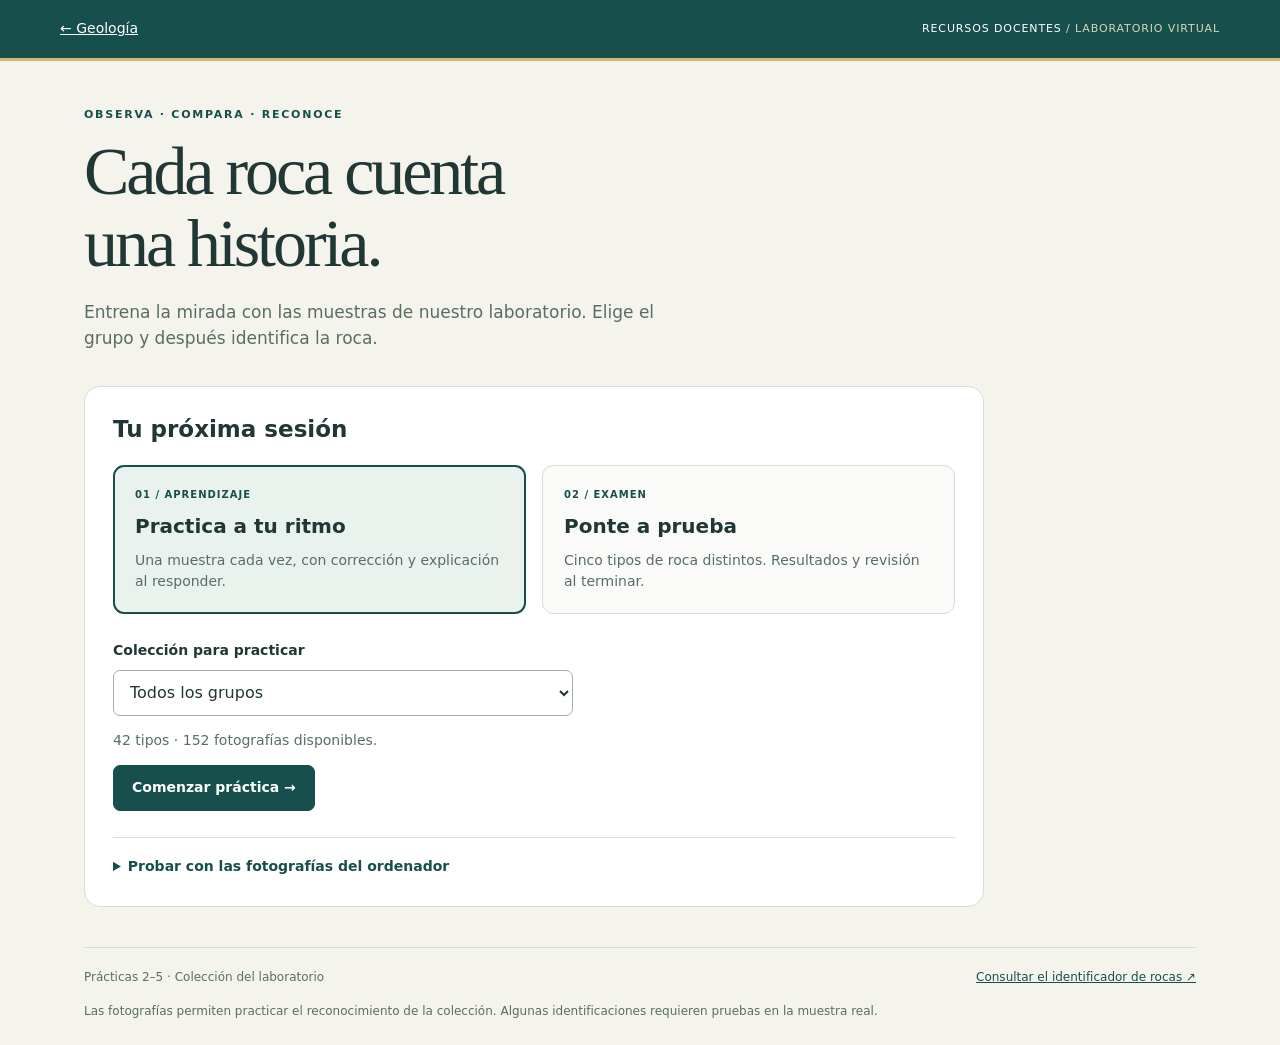
<file: docs/biologia/geologia/apps/entrenador-rocas/index.html>
<!doctype html>
<html lang="es">
<head>
  <meta charset="utf-8">
  <meta name="viewport" content="width=device-width,initial-scale=1">
  <meta name="theme-color" content="#174f4d">
  <meta name="description" content="Practica el reconocimiento de las muestras reales del laboratorio de Geología.">
  <title>Laboratorio virtual · Reconocimiento de rocas</title>
  <link rel="stylesheet" href="styles.css">
  <script type="module" src="app.js"></script>
</head>
<body>
  <a class="skip" href="#main">Saltar al contenido</a>
  <header><a href="../../herramientas/">← Geología</a><span>RECURSOS DOCENTES <b> / LABORATORIO VIRTUAL</b></span></header>
  <main id="main">
    <section class="intro"><p class="eyebrow">OBSERVA · COMPARA · RECONOCE</p><h1>Cada roca cuenta<br>una historia.</h1><p>Entrena la mirada con las muestras de nuestro laboratorio. Elige el grupo y después identifica la roca.</p></section>
    <section id="setup" class="card" aria-labelledby="setup-title">
      <h2 id="setup-title">Tu próxima sesión</h2>
      <div class="modes" role="group" aria-label="Modo de trabajo">
        <button id="learn-mode" type="button" class="mode selected" aria-pressed="true"><span>01 / APRENDIZAJE</span><strong>Practica a tu ritmo</strong><small>Una muestra cada vez, con corrección y explicación al responder.</small></button>
        <button id="exam-mode" type="button" class="mode" aria-pressed="false"><span>02 / EXAMEN</span><strong>Ponte a prueba</strong><small>Cinco tipos de roca distintos. Resultados y revisión al terminar.</small></button>
      </div>
      <label for="practice-group">Colección para practicar</label><select id="practice-group"><option value="">Todos los grupos</option></select>
      <p id="availability" class="muted" role="status">Cargando catálogo…</p>
      <button id="start" class="primary" disabled>Comenzar práctica →</button>
      <details id="local-panel"><summary>Probar con las fotografías del ordenador</summary><p>Selecciona la carpeta <strong>imagenes</strong> del proyecto de Geología. Las fotografías se abren solo en este navegador; no se envían a ningún servidor. Se necesitan los derivados JPG de las prácticas 2–5.</p><label class="file-label" for="local-files">Seleccionar carpeta de imágenes</label><input id="local-files" type="file" accept="image/jpeg,image/webp,image/png" webkitdirectory multiple><p id="local-status" role="status" class="muted"></p></details>
    </section>
    <section id="session" hidden aria-labelledby="session-title">
      <div class="session-heading"><div><p id="mode-label" class="eyebrow"></p><h2 id="session-title" tabindex="-1">¿Qué muestra observas?</h2></div><button id="exit" class="quiet">Volver al inicio</button></div>
      <div class="progress-heading"><span id="progress-text"></span><span id="session-score"></span></div><progress id="progress" value="0" max="5" aria-label="Progreso de la sesión"></progress>
      <div class="workspace"><figure class="card photo-card"><div id="image-state" role="status">Cargando fotografía…</div><button id="zoom" aria-label="Ampliar fotografía" disabled><img id="sample" alt="Muestra de roca para identificar" hidden></button><figcaption>Observa la textura, los granos y la organización de la muestra.<span> Pulsa la fotografía para ampliarla.</span></figcaption><button id="retry" class="quiet" hidden>Reintentar fotografía</button></figure>
      <div class="card answer-card"><form id="answer-form"><p class="eyebrow">TU IDENTIFICACIÓN</p><label for="answer-group">1. Grupo</label><select id="answer-group" required><option value="">Selecciona un grupo</option></select><label for="answer-rock">2. Roca o material</label><select id="answer-rock" required disabled><option value="">Selecciona primero un grupo</option></select><p class="muted">Los nombres incluyen estructuras y materiales de la colección.</p><button id="submit" class="primary" disabled>Comprobar respuesta</button></form><div id="feedback" hidden aria-live="polite"></div><div class="actions"><button id="previous" class="quiet" hidden>← Anterior</button><button id="next" class="primary" hidden>Siguiente muestra →</button></div></div></div>
    </section>
    <section id="results" class="card" hidden aria-labelledby="results-title"><p class="eyebrow">SESIÓN COMPLETADA</p><h2 id="results-title" tabindex="-1">Tu resultado</h2><p id="grade" class="grade"></p><p id="result-description" class="muted"></p><div id="review"></div><button id="restart" class="primary">Preparar otra sesión →</button></section>
    <p id="fatal" role="alert" hidden></p>
    <footer><span>Prácticas 2–5 · Colección del laboratorio</span><a href="../identificador-rocas/index.html">Consultar el identificador de rocas ↗</a><p>Las fotografías permiten practicar el reconocimiento de la colección. Algunas identificaciones requieren pruebas en la muestra real.</p></footer>
  </main>
  <dialog id="lightbox"><button id="close-zoom" aria-label="Cerrar ampliación">Cerrar ×</button><img id="large-sample" alt="Fotografía ampliada de la muestra"></dialog>
  <noscript>Activa JavaScript para utilizar el entrenador.</noscript>
</body>
</html>
</file>
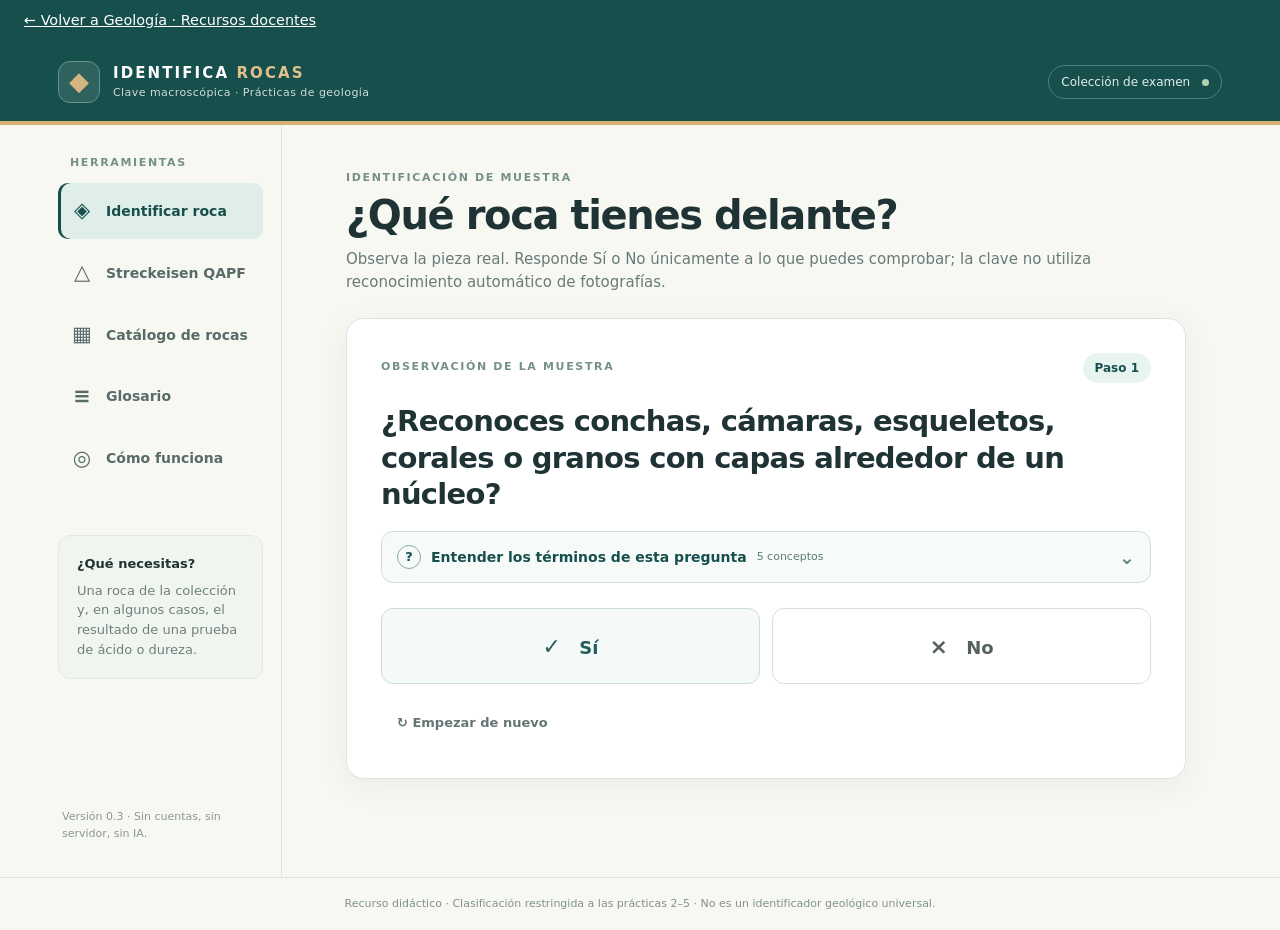
<file: docs/biologia/geologia/apps/identificador-rocas/index.html>
<!doctype html>
<html lang="es">
<head>
  <meta charset="UTF-8">
  <meta name="viewport" content="width=device-width, initial-scale=1">
  <meta name="theme-color" content="#174f4d">
  <meta name="description" content="Clave de identificación macroscópica de las rocas trabajadas en prácticas. Preguntas sí/no y clasificación QAPF autocontenida.">
  <title>Identificador de rocas · Prácticas</title>
  <link rel="icon" type="image/svg+xml" href="favicon.svg">
  <style>:root{color-scheme:light;--ink:#203334;--muted:#687b79;--sea:#174f4d;--sea2:#226c68;--mint:#e8f4f0;--cream:#f8f8f3;--line:#dbe5e0;--paper:#fff;--gold:#d6af73;--shadow:0 7px 30px rgba(34,65,59,.07)}*{box-sizing:border-box}html{scroll-behavior:smooth}body{margin:0;font:16px/1.52 system-ui,-apple-system,"Segoe UI",Arial,sans-serif;color:var(--ink);background:var(--cream)}button,input,select{font:inherit}button{cursor:pointer}button:focus-visible,input:focus-visible,select:focus-visible,a:focus-visible{outline:3px solid #eeb65f;outline-offset:3px}.skip{position:absolute;top:-100px;left:12px;z-index:100;background:#fff;padding:8px}.skip:focus{top:12px}.top{background:var(--sea);color:#fff;border-bottom:4px solid var(--gold)}.top-inner{max-width:1220px;margin:auto;padding:18px 28px;display:flex;justify-content:space-between;align-items:center;gap:12px}.brand{display:flex;align-items:center;gap:13px}.brand-symbol{display:grid;place-items:center;width:42px;height:42px;background:rgba(255,255,255,.1);color:#d4b47f;border:1px solid #64938b;border-radius:12px;font-size:26px}.brand strong{display:block;font-size:15px;letter-spacing:.14em}.brand em{font-style:normal;color:#e1c18c}.brand small{display:block;opacity:.8;font-size:11px;letter-spacing:.04em}.top-status{font-size:12px;color:#e1ede7;border:1px solid #4b807b;border-radius:100px;padding:7px 12px;white-space:nowrap}.top-status i{display:inline-block;width:7px;height:7px;border-radius:50%;background:#afd2b0;margin-left:8px}.shell{max-width:1220px;min-height:calc(100vh - 148px);margin:0 auto;display:grid;grid-template-columns:252px minmax(0,1fr)}.sidebar{padding:30px 18px 20px 28px;border-right:1px solid var(--line);display:flex;flex-direction:column;gap:12px}.side-label,.eyebrow{font-size:11px;letter-spacing:.15em;font-weight:800;color:#75908b}.side-label{padding:0 12px}.nav{display:grid;gap:6px}.nav-button{background:transparent;border:none;border-radius:10px;padding:12px;text-align:left;color:#586b69;display:flex;gap:12px;align-items:center;font-weight:620;font-size:14px}.nav-button span{font-size:21px;width:24px;text-align:center}.nav-button:hover{background:#ecf2ee}.nav-button.active{background:#e0eeea;color:var(--sea);box-shadow:inset 3px 0 0 var(--sea)}.side-hint{border:1px solid #dfeae3;background:#f1f5ef;padding:18px;border-radius:12px;margin-top:36px;font-size:13px}.side-hint strong{font-size:13px}.side-hint p{color:#6e807d;margin:7px 0 0}.side-footer{margin-top:auto;color:#899792;font-size:11px;padding:14px 4px}main{padding:45px clamp(22px,5vw,66px) 65px;min-width:0}.page-title{margin:7px 0 9px;font-size:clamp(26px,3.7vw,40px);line-height:1.14;letter-spacing:-.035em;font-weight:750}.lede{margin:0 0 24px;color:var(--muted);font-size:15px;max-width:760px}.card{background:var(--paper);border:1px solid var(--line);border-radius:18px;box-shadow:var(--shadow);padding:clamp(19px,3vw,34px)}.question-header{display:flex;justify-content:space-between;gap:16px;align-items:center;margin-bottom:20px}.step{font-size:12px;color:var(--muted)}.number{border-radius:100px;background:var(--mint);color:var(--sea);padding:6px 12px;font-weight:740;font-size:12px}.question{font-size:clamp(20px,2.6vw,29px);line-height:1.27;letter-spacing:-.025em;margin:10px 0 12px;max-width:750px}.help{color:var(--muted);font-size:14px;line-height:1.6}.button-row{display:grid;grid-template-columns:1fr 1fr;gap:12px;margin-top:25px}.answer{border-radius:12px;padding:19px 24px;border:1.5px solid #cbded7;background:#f5faf8;color:#215e59;font-weight:800;font-size:18px;min-height:76px;transition:transform .1s,background .1s}.answer:hover{background:#e3f2eb;transform:translateY(-1px)}.answer.no{background:white;color:#54615c;border-color:#d8e1dc}.answer.no:hover{background:#f5f6f4}.answer .symbol{margin-right:12px;font-size:22px}.test-note{border-left:3px solid #d6ad70;background:#fff9ed;padding:13px 16px;font-size:14px;color:#66553d;margin-top:18px;border-radius:0 8px 8px 0}.actions{display:flex;gap:10px;align-items:center;flex-wrap:wrap;margin-top:18px}.btn{border:1px solid var(--line);border-radius:9px;background:white;padding:10px 15px;color:var(--sea);font-weight:670;font-size:13px}.btn:hover{background:#f2f8f5}.btn.primary{background:var(--sea);color:white;border-color:var(--sea)}.btn.primary:hover{background:var(--sea2)}.btn.text{background:transparent;border-color:transparent;color:#637674}.trail{margin-top:25px;border-top:1px solid var(--line);padding-top:20px}.trail h3,.section-title{font-size:15px;margin:0 0 14px}.history-list{display:grid;gap:5px}.history-row{display:flex;justify-content:space-between;gap:12px;align-items:start;font-size:13px;color:#5e706c;padding:7px 0;border-bottom:1px dotted #e4eae7}.history-row .ans{font-weight:750;color:var(--sea);white-space:nowrap}.result-top{display:flex;gap:14px;align-items:center;margin-bottom:14px}.result-mark{background:var(--mint);width:48px;height:48px;display:grid;place-items:center;color:var(--sea);font-size:28px;border-radius:13px}.tag{font-size:11px;font-weight:760;display:inline-flex;align-items:center;border-radius:100px;background:#e9f3ed;color:var(--sea);padding:5px 10px}.tag.warning{background:#fff2da;color:#926b2e}.tag.neutral{background:#eef0ee;color:#64736e}.rockname{font-size:clamp(24px,3vw,34px);letter-spacing:-.03em;line-height:1.18;margin:10px 0}.result-item{margin:12px 0;padding:15px 0;border-bottom:1px solid #edf0ed}.result-item p{margin:7px 0;color:#647672;font-size:14px}.result-caption{color:var(--muted);font-size:13px;margin:8px 0 18px}.notice{background:#f7fbf8;border:1px solid #d5e6db;border-radius:12px;padding:15px 17px;color:#4e6660;font-size:14px;margin:16px 0}.notice.warning{background:#fff9ef;border-color:#eddbb6;color:#6b593e}.metric-grid{display:grid;grid-template-columns:repeat(3,minmax(0,1fr));gap:10px;margin:20px 0}.metric{background:#f1f7f4;padding:15px 12px;border-radius:10px;text-align:center}.metric small{display:block;color:#6c8780;font-size:12px}.metric strong{font-size:24px;color:var(--sea);display:block}.input-grid{display:grid;grid-template-columns:repeat(3,minmax(0,1fr));gap:12px;margin-top:19px}.field{display:grid;gap:7px;font-size:13px;font-weight:700}.field input,.field select,.search{width:100%;padding:12px 13px;border:1px solid #cbdad2;border-radius:9px;color:var(--ink);background:white}.qapf-result{background:#f1f8f5;border:1px solid #cfdfd5;border-radius:12px;padding:20px;margin-top:14px}.qapf-result strong{display:block;font-size:21px;color:var(--sea)}.qapf-result p{font-size:13px;color:#57706b;margin:8px 0 0}.topbar{display:flex;gap:10px;flex-wrap:wrap;align-items:center;margin:19px 0}.topbar .search{max-width:400px;flex:1 1 220px}.topbar select{padding:12px;border:1px solid var(--line);border-radius:9px;max-width:250px;flex:1 1 170px}.rock-list{display:grid;grid-template-columns:repeat(2,minmax(0,1fr));gap:12px}.rock-card{padding:18px;border:1px solid var(--line);background:white;border-radius:12px;min-width:0}.rock-card h3{margin:0 0 5px;font-size:16px}.rock-card .group{font-size:11px;color:#738480;margin-bottom:9px}.rock-card p{font-size:13px;color:#556b67;margin:10px 0 0}.rock-card details{margin-top:10px}.rock-card summary{cursor:pointer;color:var(--sea);font-size:12px;font-weight:650}.rock-card details p{margin:7px 0}.count{color:var(--muted);font-size:13px;margin-bottom:12px}.info-columns{display:grid;grid-template-columns:1fr 1fr;gap:12px}.info{padding:19px;border-radius:12px;background:white;border:1px solid var(--line)}.info h3{font-size:16px;margin:0 0 8px}.info p{font-size:13px;color:#647571;margin:0}.footer{text-align:center;padding:18px;color:#80918b;border-top:1px solid #dee5df;font-size:11px}.loading{padding:42px;display:flex;gap:12px;align-items:center;color:var(--muted)}.spin{border:3px solid #d7e7dd;border-top-color:var(--sea);border-radius:50%;width:22px;height:22px;animation:spin .7s linear infinite}@keyframes spin{to{transform:rotate(360deg)}}@media(max-width:860px){.shell{grid-template-columns:1fr}.sidebar{padding:12px 16px;border-right:none;border-bottom:1px solid var(--line);gap:0}.side-label,.side-hint,.side-footer{display:none}.nav{grid-template-columns:repeat(4,1fr);gap:4px}.nav-button{display:flex;flex-direction:column;gap:1px;align-items:center;text-align:center;padding:8px 3px;font-size:11px;line-height:1.2}.nav-button span{font-size:21px}.nav-button.active{box-shadow:inset 0 -3px 0 var(--sea)}main{padding:28px 17px 52px}.top-inner{padding:13px 16px}.top-status{display:none}}@media(max-width:520px){.button-row{grid-template-columns:1fr 1fr;gap:9px}.answer{padding:15px 10px;min-height:66px;font-size:16px}.answer .symbol{margin-right:6px}.input-grid,.metric-grid{grid-template-columns:1fr 1fr}.input-grid .field:last-child,.metric-grid .metric:last-child{grid-column:1/-1}.rock-list,.info-columns{grid-template-columns:1fr}.page-title{font-size:28px}.brand strong{font-size:13px;letter-spacing:.1em}}@media(prefers-reduced-motion:reduce){*,*:before,*:after{animation:none!important;transition:none!important;scroll-behavior:auto!important}}

/* v0.3 · definiciones opcionales sin fotografías ni pistas de clasificación */
.vocab-help{border:1px solid #cfdfd8;background:#f6faf8;border-radius:12px;margin:18px 0 4px;overflow:hidden}
.vocab-help summary{list-style:none;display:flex;align-items:center;gap:10px;cursor:pointer;padding:13px 15px;color:var(--sea);font-size:14px;font-weight:700}
.vocab-help summary::-webkit-details-marker{display:none}
.vocab-help summary::after{content:'⌄';font-size:19px;margin-left:auto;color:#66847b;line-height:1;transition:transform .12s}
.vocab-help[open] summary::after{transform:rotate(180deg)}
.help-icon{display:inline-grid;place-items:center;width:24px;height:24px;border:1px solid #86ada2;border-radius:50%;font-size:13px;flex:none}
.help-count{font-size:11px;font-weight:500;color:#5f7d75;white-space:nowrap}
.vocab-content{border-top:1px solid #dceae2;padding:14px 17px 18px}
.vocab-intro{font-size:12px;color:#617a73;margin:0 0 12px}
.term-list{display:grid;grid-template-columns:repeat(2,minmax(0,1fr));gap:10px;margin:0}
.term{background:white;border:1px solid #e1ebe5;border-radius:9px;padding:11px 13px}
.term dt,.glossary-entry dt{font-weight:760;font-size:13px;line-height:1.4;color:#264e49}
.term dd,.glossary-entry dd{margin:5px 0 0;color:#526c66;font-size:12.5px;line-height:1.55}
.observation-note{font-size:12.5px;line-height:1.55;border-left:3px solid #b8cfc4;padding:8px 10px;margin:15px 0 0;color:#506861;background:#fff}
.qapf-help{margin-top:10px}
.glossary-grid{display:grid;grid-template-columns:repeat(2,minmax(0,1fr));gap:12px;margin:12px 0 0}
.glossary-entry{border:1px solid var(--line);background:#fff;border-radius:12px;padding:17px;margin:0}
@media(max-width:860px){.nav{grid-template-columns:repeat(5,minmax(0,1fr))}.nav-button{font-size:10px}}
@media(max-width:620px){.term-list,.glossary-grid{grid-template-columns:1fr}.help-count{font-size:10px}.vocab-help summary{padding:12px;gap:8px;font-size:13px}}
</style>
</head>
<body>
  <a class="skip" href="#main">Saltar al contenido</a>
  <header class="top">
    <a href="../../" style="display:block;padding:.65rem 1.5rem;color:#fff;font-size:.9rem;">← Volver a Geología · Recursos docentes</a>
    <div class="top-inner">
      <div class="brand"><span class="brand-symbol" aria-hidden="true">◆</span><span><strong>IDENTIFICA <em>ROCAS</em></strong><small>Clave macroscópica · Prácticas de geología</small></span></div>
      <span class="top-status">Colección de examen <i aria-hidden="true"></i></span>
    </div>
  </header>
  <div class="shell">
    <aside class="sidebar" aria-label="Navegación principal">
      <div class="side-label">HERRAMIENTAS</div>
      <nav class="nav" id="nav">
        <button class="nav-button active" data-section="identificar" aria-current="page"><span aria-hidden="true">◈</span> Identificar roca</button>
        <button class="nav-button" data-section="qapf"><span aria-hidden="true">△</span> Streckeisen QAPF</button>
        <button class="nav-button" data-section="catalogo"><span aria-hidden="true">▦</span> Catálogo de rocas</button>
        <button class="nav-button" data-section="glosario"><span aria-hidden="true">≡</span> Glosario</button>
        <button class="nav-button" data-section="criterios"><span aria-hidden="true">◎</span> Cómo funciona</button>
      </nav>
      <div class="side-hint"><strong>¿Qué necesitas?</strong><p>Una roca de la colección y, en algunos casos, el resultado de una prueba de ácido o dureza.</p></div>
      <div class="side-footer">Versión 0.3 · Sin cuentas, sin servidor, sin IA.</div>
    </aside>
    <main id="main" tabindex="-1">
      <div id="app" aria-live="polite"><div class="loading"><span class="spin"></span> Cargando clave de identificación…</div></div>
      <noscript><div class="notice">Esta aplicación necesita JavaScript activado para mostrar las preguntas.</div></noscript>
    </main>
  </div>
  <footer class="footer">Recurso didáctico · Clasificación restringida a las prácticas 2–5 · No es un identificador geológico universal.</footer>
  <script>const mockData={"./data/clave.json":{"titulo":"Clave macroscópica para el examen de rocas","version":"0.3","inicio":"inicio","nodos":{"inicio":{"tipo":"pregunta","texto":"¿Reconoces conchas, cámaras, esqueletos, corales o granos con capas alrededor de un núcleo?","si":"c_acido","no":"inicio_foliacion","ayuda":"Observa una cara fresca y también el canto. La presencia de un fósil aislado no asegura que sea lo dominante."},"inicio_foliacion":{"tipo":"pregunta","texto":"¿Observas láminas de mica orientadas, lajado regular o bandas de distintos minerales que forman una foliación metamórfica?","si":"m_sed","no":"inicio_crecimiento","ayuda":"La laminación de crecimiento en carbonatos y la estratificación sedimentaria no son foliación metamórfica."},"inicio_huecos":{"tipo":"pregunta","texto":"¿Hay huecos numerosos, tubos, moldes o una superficie plegada como cuerdas?","si":"v_cordada","no":"inicio_fragmentos","ayuda":"Fíjate en el origen y la forma de las paredes de los huecos."},"inicio_fragmentos":{"tipo":"pregunta","texto":"¿Ves cantos, arena o fragmentos incluidos en una matriz o unidos por cemento?","si":"d_suelto","no":"inicio_cristales","ayuda":"Mira el interior de la muestra, no el borde exterior de la pieza."},"inicio_cristales":{"tipo":"pregunta","texto":"¿Se distinguen cristales intercrecidos, planos de exfoliación o aspecto sacaroideo?","si":"i_cubica","no":"f_vegetal","ayuda":"Los cristales intercrecidos no presentan cemento sedimentario entre ellos."},"c_acido":{"tipo":"pregunta","texto":"¿El material PRINCIPAL produce efervescencia con ácido diluido?","si":"c_sacaroideo","no":"c_no_acido","ayuda":"Si solo reacciona una veta, un canto o el cemento, la respuesta para la roca completa no es necesariamente «Sí».","prueba":"Ácido diluido sobre superficie fresca de la roca principal"},"c_no_acido":{"tipo":"revision","titulo":"No hay identificación suficiente en esta ruta","nota":"Esta ruta presupone un carbonato reactivo. Comprueba que se ha ensayado el material principal y vuelve al inicio para examinar otra familia; algunos carbonatos reaccionan débilmente."},"c_sacaroideo":{"tipo":"pregunta","texto":"¿Predomina un mosaico recristalizado de cristales con aspecto de azúcar, sin textura sedimentaria original reconocible?","si":"r_marmol","no":"c_terrosa","ayuda":""},"c_terrosa":{"tipo":"pregunta","texto":"¿Es una masa terrosa en la que se mezclan arcilla y material carbonatado?","si":"r_marga","no":"c_granos_revestidos","ayuda":""},"c_granos_revestidos":{"tipo":"pregunta","texto":"¿Abundan granos separados con envolturas alrededor de un núcleo?","si":"c_regulares","no":"c_fosiles","ayuda":""},"c_regulares":{"tipo":"pregunta","texto":"¿Son granos generalmente pequeños, bastante regulares y de tamaño semejante?","si":"r_oolitica","no":"r_oncolitica","ayuda":"Compara varios granos: la regularidad y repetición de las envolturas son más útiles que su tamaño aislado."},"c_fosiles":{"tipo":"pregunta","texto":"¿Hay conchas, espiras, cámaras, esqueletos, cálices o tabiques reconocibles?","si":"c_corales","no":"c_intraclastos","ayuda":""},"c_corales":{"tipo":"pregunta","texto":"¿Hay cálices y tabiques de coral, posiblemente formando un armazón continuo?","si":"r_coralina","no":"c_camaras","ayuda":""},"c_camaras":{"tipo":"pregunta","texto":"¿Se reconocen pequeños caparazones organizados en cámaras repetidas?","si":"r_foraminiferos","no":"r_fosilifera","ayuda":""},"c_intraclastos":{"tipo":"pregunta","texto":"¿Hay fragmentos carbonatados con perímetro propio incluidos en un fondo distinto, y no simples vetas?","si":"r_intraclastos","no":"c_vegetal","ayuda":""},"c_vegetal":{"tipo":"pregunta","texto":"¿Los tubos y cavidades reproducen tallos, hojas o vegetación recubierta?","si":"r_toba","no":"c_eje","ayuda":""},"c_eje":{"tipo":"pregunta","texto":"¿Se reconoce un cuerpo de crecimiento con eje/canal y bandas de acreción concéntricas?","si":"r_espeleotema","no":"c_bandas","ayuda":""},"c_bandas":{"tipo":"pregunta","texto":"¿Hay bandas de crecimiento en costras o capas que recubren una superficie?","si":"c_domos","no":"c_micrita","ayuda":""},"c_domos":{"tipo":"pregunta","texto":"¿Las láminas se superponen siguiendo pequeños relieves ondulados, domos o columnas, como una construcción fija al sustrato, en vez de simples costras de precipitación?","si":"r_estromatolito","no":"r_travertino","ayuda":"Observa si las láminas mantienen una relación repetida con un relieve de crecimiento fijo. El bandeado aislado no demuestra su origen."},"c_micrita":{"tipo":"pregunta","texto":"¿Predomina una masa compacta, mate y de grano imperceptible, sin clastos o fósiles dominantes?","si":"r_micrita","no":"r_carbonato_pendiente","ayuda":""},"m_sed":{"tipo":"pregunta","texto":"¿Las supuestas bandas son en realidad capas con arena o fango y estructuras de depósito?","si":"d_suelto","no":"m_migmatita","ayuda":""},"m_migmatita":{"tipo":"pregunta","texto":"¿Coexisten foliación y venas o dominios granudos claros que atraviesan/alteran esa fábrica?","si":"r_migmatita","no":"m_gneis","ayuda":"Una simple alternancia de bandas claras y oscuras no demuestra fusión."},"m_gneis":{"tipo":"pregunta","texto":"¿Alternan niveles claros de cuarzo/feldespato y niveles oscuros orientados?","si":"r_gneis","no":"m_micas","ayuda":""},"m_micas":{"tipo":"pregunta","texto":"¿Hay abundantes escamas de mica visibles, muy brillantes y orientadas?","si":"m_domina","no":"m_esquisto","ayuda":""},"m_domina":{"tipo":"pregunta","texto":"¿La mica domina claramente la mayor parte del agregado respecto a los otros minerales?","si":"r_micacita","no":"r_micaesquisto","ayuda":""},"m_esquisto":{"tipo":"pregunta","texto":"¿Es una foliación penetrativa, a menudo ondulada, con destellos o micas reconocibles?","si":"r_esquisto","no":"m_pizarra","ayuda":""},"m_pizarra":{"tipo":"pregunta","texto":"¿Es muy fina, mate/satinada, y se separa en lajas delgadas regulares por pizarrosidad?","si":"r_pizarra","no":"r_foliacion_pendiente","ayuda":""},"v_cordada":{"tipo":"pregunta","texto":"¿La superficie conserva pliegues y surcos continuos que recuerdan cuerdas de lava?","si":"r_cordada","no":"v_tallos","ayuda":""},"v_tallos":{"tipo":"pregunta","texto":"¿Los huecos siguen formas de tallos o moldes vegetales?","si":"v_acido","no":"v_coral","ayuda":""},"v_acido":{"tipo":"pregunta","texto":"¿Las paredes de esos huecos reaccionan con ácido diluido?","si":"r_toba","no":"r_huecos_pendiente","ayuda":"Ensaya las paredes, no polvo o un clasto ajeno.","prueba":"Ácido diluido en las paredes de los huecos"},"v_coral":{"tipo":"pregunta","texto":"¿Los huecos forman cálices o tabiques organizados como esqueletos de coral?","si":"c_acido","no":"v_bomba","ayuda":""},"v_bomba":{"tipo":"pregunta","texto":"¿Es un clasto mayor de 64 mm con corteza y formas de deformación en estado plástico?","si":"r_bomba","no":"v_pumita","ayuda":""},"v_pumita":{"tipo":"pregunta","texto":"¿Parece una espuma de paredes muy finas, con innumerables poros y peso muy bajo para su tamaño?","si":"r_pumita","no":"v_vesiculas","ayuda":""},"v_vesiculas":{"tipo":"pregunta","texto":"¿Son vesículas redondas o alargadas dentro de una pasta volcánica, con paredes relativamente gruesas?","si":"r_vacuolar","no":"r_huecos_pendiente","ayuda":""},"d_suelto":{"tipo":"pregunta","texto":"¿Los cantos están sueltos, sin cemento que los una en una misma roca?","si":"r_grava","no":"d_grueso","ayuda":""},"d_grueso":{"tipo":"pregunta","texto":"¿Predominan fragmentos de más de 2 mm dentro de una roca consolidada?","si":"d_redondeados","no":"d_arena","ayuda":""},"d_redondeados":{"tipo":"pregunta","texto":"¿Son predominantemente redondeados o subredondeados?","si":"r_conglomerado","no":"r_brecha","ayuda":"Observa los clastos DENTRO de la roca, no la forma externa de la muestra."},"d_arena":{"tipo":"pregunta","texto":"¿Predominan granos clásticos de tamaño arena (entre 1/16 y 2 mm)?","si":"d_rodeno","no":"d_lutita","ayuda":""},"d_rodeno":{"tipo":"pregunta","texto":"¿La arenisca de la colección presenta la tonalidad rojiza característica del rodeno?","si":"r_rodeno","no":"r_arenisca","ayuda":"Describe por separado el color y la textura; una tonalidad rojiza no determina los minerales de los granos."},"d_lutita":{"tipo":"pregunta","texto":"¿Es muy fina, con partículas menores de 1/16 mm y sin granos fácilmente distinguibles?","si":"d_limo","no":"d_carbonatado","ayuda":""},"d_limo":{"tipo":"pregunta","texto":"¿Tiene tacto ligeramente áspero o se percibe fracción de limo?","si":"r_limolita","no":"r_arcillita","ayuda":"El tacto suave y la plasticidad al humedecer orientan hacia fracción arcillosa."},"d_carbonatado":{"tipo":"pregunta","texto":"¿Sus granos son conchas, granos revestidos o fragmentos principalmente carbonatados?","si":"c_acido","no":"r_detrica_pendiente","ayuda":""},"i_cubica":{"tipo":"pregunta","texto":"¿Hay exfoliación en tres planos aproximadamente perpendiculares, con aspecto de sal cristalina?","si":"r_cloruros","no":"i_blando","ayuda":""},"i_blando":{"tipo":"pregunta","texto":"¿La uña deja un surco verdadero y persistente en el mineral?","si":"i_yeso","no":"i_acido","ayuda":"Limpia el polvo superficial: una raya de polvo no es un surco.","prueba":"Dureza: intentar rayar la muestra con la uña"},"i_yeso":{"tipo":"pregunta","texto":"¿Presenta hábito laminar, fibroso, cristalino o compacto característico del yeso?","si":"r_yeso","no":"r_sulfato_pendiente","ayuda":""},"i_acido":{"tipo":"pregunta","texto":"¿El agregado cristalino principal reacciona con ácido diluido?","si":"i_sacaroideo","no":"i_plutonica","ayuda":"No basta una vena carbonatada que atraviesa otra roca.","prueba":"Ácido diluido sobre el mosaico principal"},"i_sacaroideo":{"tipo":"pregunta","texto":"¿Es un mosaico sacaroideo recristalizado, sin granos sedimentarios reconocibles?","si":"r_marmol","no":"c_granos_revestidos","ayuda":""},"i_plutonica":{"tipo":"pregunta","texto":"¿Es una roca granuda y compacta, con cristales plutónicos intercrecidos y sin pasta fina?","si":"i_qapf","no":"i_bandas","ayuda":""},"i_bandas":{"tipo":"pregunta","texto":"¿Los cristales forman bandas minerales claras y oscuras orientadas?","si":"m_migmatita","no":"i_porfi","ayuda":""},"i_porfi":{"tipo":"pregunta","texto":"¿Hay cristales grandes (fenocristales) dispersos en una pasta mucho más fina?","si":"f_porfi","no":"r_cristales_pendiente","ayuda":""},"i_qapf":{"tipo":"qapf","titulo":"Clasificación plutónica mediante QAPF","nota":"Estima cuarzo (Q), feldespato alcalino (A) y plagioclasa (P). La herramienta normaliza solo esos tres componentes; ignora los minerales máficos. Los porcentajes son aproximaciones visuales."},"f_vegetal":{"tipo":"pregunta","texto":"¿Se reconocen fibras, restos vegetales o una masa claramente carbonosa?","si":"f_turba","no":"f_terrosa","ayuda":""},"f_turba":{"tipo":"pregunta","texto":"¿Conserva abundantes fibras vegetales poco transformadas y es poco compacta?","si":"r_turba","no":"f_lignito","ayuda":""},"f_lignito":{"tipo":"pregunta","texto":"¿Es parduzca o negra, con estructura leñosa todavía visible y aspecto de carbón poco transformado?","si":"r_lignito","no":"f_hulla","ayuda":""},"f_hulla":{"tipo":"pregunta","texto":"¿Tiene bandas negras alternando brillos mates y brillantes, sin el brillo semimetálico dominante típico de alto rango?","si":"r_hulla","no":"f_antracita","ayuda":""},"f_antracita":{"tipo":"pregunta","texto":"¿Presenta brillo muy intenso (a menudo semimetálico) y fractura característica de carbón muy compacto?","si":"r_antracita","no":"r_carbon_pendiente","ayuda":"Esta pareja puede no separarse con seguridad solo con lo observado."},"f_terrosa":{"tipo":"pregunta","texto":"¿La masa es fina, terrosa y puede soltar material al frotarla?","si":"f_terrosa_acido","no":"f_acido","ayuda":""},"f_terrosa_acido":{"tipo":"pregunta","texto":"¿La masa terrosa principal presenta efervescencia al aplicar ácido diluido?","si":"r_marga","no":"d_limo","ayuda":"El ácido sobre cemento aislado no convierte toda la roca en marga.","prueba":"Ácido diluido sobre la masa principal"},"f_acido":{"tipo":"pregunta","texto":"¿La masa compacta de grano imperceptible reacciona al ácido diluido?","si":"c_micrita","no":"f_vidrio","ayuda":"Prueba la superficie fresca del material principal.","prueba":"Ácido diluido sobre material principal"},"f_vidrio":{"tipo":"pregunta","texto":"¿Tiene brillo claramente vítreo, fractura concoidea y bordes cortantes, como vidrio volcánico?","si":"r_obsidiana","no":"f_silex","ayuda":""},"f_silex":{"tipo":"pregunta","texto":"¿Es muy dura, raya el vidrio y presenta fractura concoidea?","si":"f_madera","no":"f_volcanica","ayuda":"Evita confiar solo en el color oscuro.","prueba":"Dureza: comprobar si la roca raya vidrio"},"f_madera":{"tipo":"pregunta","texto":"¿Conserva vetas, anillos o estructura de madera mineralizada?","si":"r_xilopalo","no":"f_agata","ayuda":""},"f_agata":{"tipo":"pregunta","texto":"¿Tiene bandas concéntricas de sílice típicas del relleno de una cavidad?","si":"r_agata","no":"r_silex","ayuda":""},"f_volcanica":{"tipo":"pregunta","texto":"¿Presenta pasta fina de aspecto magmático, con o sin fenocristales?","si":"f_porfi","no":"r_fina_pendiente","ayuda":""},"f_porfi":{"tipo":"pregunta","texto":"¿Se ven fenocristales claramente mayores que la pasta que los contiene?","si":"f_felsica","no":"f_basaltica","ayuda":""},"f_felsica":{"tipo":"pregunta","texto":"¿Los fenocristales reconocibles incluyen cuarzo y feldespatos en una asociación félsica?","si":"r_riolita","no":"f_intermedia","ayuda":""},"f_intermedia":{"tipo":"pregunta","texto":"¿Predominan plagioclasas visibles y cristales máficos alargados en una pasta de aspecto intermedio?","si":"r_andesita","no":"f_mafica","ayuda":"La tonalidad gris no basta para conocer la composición mineral."},"f_mafica":{"tipo":"pregunta","texto":"¿La pasta presenta rasgos de composición máfica y minerales compatibles con basalto?","si":"r_basalto","no":"r_porfidica_pendiente","ayuda":""},"f_basaltica":{"tipo":"pregunta","texto":"¿La masa fina muestra características de lava máfica, sin estructura vítrea ni carbonatada?","si":"r_basalto","no":"r_porfidica_pendiente","ayuda":""},"r_marmol":{"tipo":"resultado","rocas":["r045"],"titulo":"Mármol","nota":"Ácido positivo en la fracción carbonatada + mosaico sacaroideo recristalizado; no basta la reacción por sí sola.","estado":"compatible"},"r_marga":{"tipo":"resultado","rocas":["r042"],"titulo":"Marga","nota":"La mezcla arcilla-carbonato y reacción de la fracción principal apoyan la identificación; el porcentaje exacto no puede medirse de visu.","estado":"compatible"},"r_oolitica":{"tipo":"resultado","rocas":["r032"],"titulo":"Caliza oolítica","nota":"Revisa que se trate de granos revestidos: la redondez aislada no demuestra oolitos.","estado":"compatible"},"r_oncolitica":{"tipo":"resultado","rocas":["r037"],"titulo":"Caliza oncolítica","nota":"Busca recubrimientos irregulares alrededor de núcleos independientes.","estado":"compatible"},"r_coralina":{"tipo":"resultado","rocas":["r036"],"titulo":"Caliza coralina / biolitito","nota":"La presencia de coral orienta; biolitito requiere reconocer armazón ligado originalmente.","estado":"compatible"},"r_foraminiferos":{"tipo":"resultado","rocas":["r035"],"titulo":"Caliza con posibles foraminíferos","nota":"Resultado condicionado a que las cámaras repetidas correspondan a foraminíferos.","estado":"compatible"},"r_fosilifera":{"tipo":"resultado","rocas":["r034"],"titulo":"Caliza fosilífera","nota":"Conchas, espiras y restos identificables sustentan el nombre sin atribuir especie no observada.","estado":"compatible"},"r_intraclastos":{"tipo":"resultado","rocas":["r033"],"titulo":"Caliza con intraclastos","nota":"Distingue los límites de cada fragmento de una veta que atraviesa la pieza.","estado":"compatible"},"r_toba":{"tipo":"resultado","rocas":["r039"],"titulo":"Toba calcárea","nota":"Moldes de vegetación + paredes carbonatadas; no confundir tubos con burbujas de lava.","estado":"compatible"},"r_espeleotema":{"tipo":"resultado","rocas":["r040"],"titulo":"Espeleotema","nota":"Usa el nombre estalactita/estalagmita solo si se conserva la forma característica.","estado":"compatible"},"r_estromatolito":{"tipo":"resultado","rocas":["r041"],"titulo":"Estromatolito","nota":"Compatible con estromatolito de la colección: láminas sucesivas onduladas o abombadas que reproducen el relieve de crecimiento. La geometría sola no demuestra el agente microbiano; el nombre se apoya en los ejemplares y el contexto de clase.","estado":"condicional"},"r_travertino":{"tipo":"resultado","rocas":["r038"],"titulo":"Travertino","nota":"Costras y capas de crecimiento; en los materiales se prioriza frente a estromatolito entre bandeados.","estado":"compatible"},"r_micrita":{"tipo":"resultado","rocas":["r031"],"titulo":"Caliza micrítica","nota":"Masa fina mate con reacción del material principal; descarta fósiles, clastos y granos revestidos dominantes.","estado":"compatible"},"r_migmatita":{"tipo":"resultado","rocas":["r051"],"titulo":"Migmatita","nota":"Solo si las relaciones entre dominios granudos y foliados apoyan fusión parcial; el bandeado aislado puede ser gneis.","estado":"condicional"},"r_gneis":{"tipo":"resultado","rocas":["r050"],"titulo":"Gneis","nota":"Bandeado mineral claro-oscuro y foliación; una simple alternancia de colores no demuestra fusión.","estado":"compatible"},"r_micacita":{"tipo":"resultado","rocas":["r049"],"titulo":"Micacita","nota":"Predominio evidente de mica en un agregado orientado y brillante.","estado":"compatible"},"r_micaesquisto":{"tipo":"resultado","rocas":["r048"],"titulo":"Micaesquisto","nota":"Foliación rica en mica pero con otros minerales presentes en cantidad importante.","estado":"compatible"},"r_esquisto":{"tipo":"resultado","rocas":["r047"],"titulo":"Esquisto","nota":"Foliación ondulada y minerales laminares reconocibles; no confundir con una veta aislada.","estado":"compatible"},"r_pizarra":{"tipo":"resultado","rocas":["r046"],"titulo":"Pizarra","nota":"Lajado penetrativo y regular de origen metamórfico; contrasta con lutita laminada.","estado":"compatible"},"r_cordada":{"tipo":"resultado","rocas":["r009"],"titulo":"Lava cordada","nota":"Es una estructura superficial de flujo, no una composición química independiente.","estado":"compatible"},"r_bomba":{"tipo":"resultado","rocas":["r011"],"titulo":"Bomba volcánica","nota":"Tamaño y señales de expulsión plástica; la forma redonda sola no basta.","estado":"compatible"},"r_pumita":{"tipo":"resultado","rocas":["r008"],"titulo":"Pumita","nota":"Espuma volcánica de poros muy abundantes con tabiques delgados y baja densidad.","estado":"compatible"},"r_vacuolar":{"tipo":"resultado","rocas":["r010"],"titulo":"Lava vacuolar","nota":"Es una estructura vesicular; la denominación composicional puede añadirse si está sustentada.","estado":"compatible"},"r_grava":{"tipo":"resultado","rocas":["r019"],"titulo":"Grava suelta","nota":"Sedimento de referencia, no una roca consolidada.","estado":"referencia"},"r_conglomerado":{"tipo":"resultado","rocas":["r013"],"titulo":"Conglomerado","nota":"Cantos mayores de 2 mm consolidados y redondeados.","estado":"compatible"},"r_brecha":{"tipo":"resultado","rocas":["r014"],"titulo":"Brecha sedimentaria","nota":"Cantos mayores de 2 mm consolidados, predominantemente angulosos; confirmar contexto sedimentario.","estado":"compatible"},"r_rodeno":{"tipo":"resultado","rocas":["r018"],"titulo":"Rodeno","nota":"Variedad local de arenisca rojiza; la estructura clástica debe estar identificada.","estado":"compatible"},"r_arenisca":{"tipo":"resultado","rocas":["r015"],"titulo":"Arenisca","nota":"Granos clásticos dominantes entre 1/16 y 2 mm; los subtipos de Pettijohn requieren proporciones minerales.","estado":"compatible"},"r_limolita":{"tipo":"resultado","rocas":["r016"],"titulo":"Limolita","nota":"Fracción limo y tacto ligeramente áspero frente a arcillita.","estado":"compatible"},"r_arcillita":{"tipo":"resultado","rocas":["r017"],"titulo":"Arcillita","nota":"Fracción arcillosa de grano muy fino; contrastar tacto suave y plasticidad.","estado":"compatible"},"r_yeso":{"tipo":"resultado","rocas":["r020"],"titulo":"Yeso","nota":"La uña produce surco persistente y el hábito es compatible con sulfato cálcico hidratado.","estado":"compatible"},"r_sulfato_pendiente":{"tipo":"revision","titulo":"No hay identificación suficiente en esta ruta","nota":"No basta una dureza baja y un aspecto compacto para asignar anhidrita. El yeso compacto y la anhidrita requieren comprobación específica del mineral de la pieza."},"r_riolita":{"tipo":"resultado","rocas":["r004"],"titulo":"Riolita","nota":"Textura porfídica compatible y fenocristales de asociación félsica; no basta color claro.","estado":"compatible"},"r_andesita":{"tipo":"resultado","rocas":["r005"],"titulo":"Andesita","nota":"Plagioclasas y máficos en pasta fina; se requiere coherencia composicional, no solo tono gris.","estado":"compatible"},"r_basalto":{"tipo":"resultado","rocas":["r006"],"titulo":"Basalto","nota":"Pasta fina volcánica compatible con composición máfica; no basta color negro.","estado":"compatible"},"r_obsidiana":{"tipo":"resultado","rocas":["r007"],"titulo":"Obsidiana","nota":"Fractura concoidea y vidrio volcánico; contrasta con sílex de brillo más céreo.","estado":"compatible"},"r_silex":{"tipo":"resultado","rocas":["r024"],"titulo":"Sílex","nota":"Sílice dura, fractura concoidea y ausencia de estructura de vidrio volcánico.","estado":"compatible"},"r_agata":{"tipo":"resultado","rocas":["r026"],"titulo":"Ágata","nota":"Ampliación de la guía: bandas concéntricas características de sílice.","estado":"ampliacion"},"r_xilopalo":{"tipo":"resultado","rocas":["r025"],"titulo":"Xilópalo","nota":"La estructura leñosa mineralizada diferencia el material de un sílex masivo.","estado":"compatible"},"r_turba":{"tipo":"resultado","rocas":["r027"],"titulo":"Turba","nota":"Restos vegetales poco transformados reconocibles.","estado":"compatible"},"r_lignito":{"tipo":"resultado","rocas":["r028"],"titulo":"Lignito","nota":"Material carbonoso más compactado con indicios de tejido vegetal.","estado":"compatible"},"r_hulla":{"tipo":"resultado","rocas":["r029"],"titulo":"Hulla","nota":"Las bandas brillantes y mates orientan, pero el brillo aislado no determina rango de carbón.","estado":"condicional"},"r_antracita":{"tipo":"resultado","rocas":["r030"],"titulo":"Antracita","nota":"Si no es posible separarla de hulla mediante rasgos de la muestra, anota «carbón de rango alto».","estado":"condicional"},"r_carbonato_pendiente":{"tipo":"revision","titulo":"No hay identificación suficiente en esta ruta","nota":"Los rasgos observados no corresponden a uno de los subtipos de carbonato modelados. Vuelve a revisar granos, fósiles, textura y prueba de ácido."},"r_foliacion_pendiente":{"tipo":"revision","titulo":"No hay identificación suficiente en esta ruta","nota":"La muestra parece foliada, pero no reúne los criterios macroscópicos para una de las metamórficas trabajadas."},"r_huecos_pendiente":{"tipo":"revision","titulo":"No hay identificación suficiente en esta ruta","nota":"La geometría de los huecos y la composición de las paredes no permiten elegir una muestra del catálogo."},"r_detrica_pendiente":{"tipo":"revision","titulo":"No hay identificación suficiente en esta ruta","nota":"La observación no proporciona tamaño, forma o composición suficientes para clasificar el fragmento."},"r_cristales_pendiente":{"tipo":"revision","titulo":"No hay identificación suficiente en esta ruta","nota":"La estructura cristalina no coincide con una ruta identificada. Revisa hábito, dureza, composición y bandas."},"r_fina_pendiente":{"tipo":"revision","titulo":"No hay identificación suficiente en esta ruta","nota":"No se ha confirmado el origen de esta masa fina. Contrasta con carbonatos, sílice, carbón y lava fina."},"r_porfidica_pendiente":{"tipo":"revision","titulo":"No hay identificación suficiente en esta ruta","nota":"La textura porfídica no permite asignar riolita, andesita o basalto si la composición no se reconoce."},"r_carbon_pendiente":{"tipo":"revision","titulo":"No hay identificación suficiente en esta ruta","nota":"No hay rasgos visibles suficientes para decidir el rango de carbonificación de la muestra."},"r_cloruros":{"tipo":"resultado","rocas":["r022","r023"],"titulo":"Cloruro cúbico: halita o silvina","nota":"Exfoliación cúbica, solubilidad y color no separan por sí solos halita de silvina. Solicita al profesor cuál es el cloruro predominante.","estado":"pendiente_prueba"},"inicio_crecimiento":{"tipo":"pregunta","texto":"¿Se observan capas finas repetidas que siguen superficies de crecimiento, como costras, bandas onduladas, pequeños domos o columnas?","si":"k_acido","no":"inicio_huecos","ayuda":"Busca láminas sucesivas que recubren un relieve. No cuentan por sí solas las vetas que atraviesan la roca ni las bandas minerales de foliación."},"k_acido":{"tipo":"pregunta","texto":"¿Reacciona con ácido diluido el material principal de esas láminas o costras?","si":"k_tallos","no":"r_crecimiento_sin_acido","ayuda":"Ensaya las capas principales de la roca, no solo una veta o un fragmento ajeno. Si el ensayo no se ha hecho, pide el resultado antes de continuar.","prueba":"Ácido diluido sobre superficie fresca de las láminas o costras"},"k_tallos":{"tipo":"pregunta","texto":"¿Las capas dejan tubos o moldes que reproducen tallos, hojas u otros restos vegetales?","si":"r_toba","no":"k_eje","ayuda":"Los huecos de origen vegetal son distintos de pequeñas vesículas de lava o de porosidad sin formas reconocibles."},"k_eje":{"tipo":"pregunta","texto":"¿El crecimiento forma un cuerpo con eje o canal reconocible y capas concéntricas alrededor?","si":"r_espeleotema","no":"c_domos","ayuda":"Localiza si las capas rodean un eje o un canal reconocible. Una costra laminada no tiene por qué presentar ese eje."},"r_crecimiento_sin_acido":{"tipo":"revision","titulo":"Crecimiento laminado sin carbonato reactivo confirmado","nota":"La geometría recuerda un depósito de crecimiento, pero sin una reacción carbonatada confirmada no se debe forzar la identificación como estromatolito, travertino, toba o espeleotema. Revisa el ensayo sobre la roca principal y la posibilidad de otra clase de bandeado."}},"politica":"Las rutas cubren las rocas del temario; cuando dos materiales no son distinguibles con pruebas de mano, se explicita la limitación. El color por sí solo nunca confirma composición.","referencias":["esquema_clasificacion_rocas.pdf","arbol_decisiones_rocas(1).pdf","guia_rocas_practica_02_criterios_revisados.pdf","guia_rocas_practica_03.pdf","guia_rocas_practica_04(1).pdf","guia_rocas_practica_05.pdf"]},"./data/rocas.json":{"titulo":"Matriz de identificación macroscópica de rocas · v1","objetivo":"Clave dicotómica restringida a las prácticas del examen, basada en muestra de mano y pruebas que permiten los apuntes.","advertencia":"Es catálogo de candidatos y comprobaciones, no árbol binario validado. Algunas parejas no son diferenciables siempre por observación macroscópica. Evitar identificación forzada.","fuentes":["esquema_clasificacion_rocas.pdf","arbol_decisiones_rocas(1).pdf","practica_02_sin_fotos.pdf","practica_03_sin_fotos.pdf","practica_04_sin_fotos(1).pdf","practica_05_sin_fotos.pdf","guia_rocas_practica_02_criterios_revisados.pdf","guia_rocas_practica_03.pdf","guia_rocas_practica_04(1).pdf","guia_rocas_practica_05.pdf"],"reglas_de_interfaz":["Preguntas binarias Sí/No sobre observaciones o pruebas específicas","No tratar prueba no realizada como resultado negativo","No forzar un único nombre si el material no permite distinguir candidatos","El resultado debe incluir criterios que lo justifican","Distinguir nombres de rocas de estructuras y variedades"],"candidatos":[{"id":"r001","familia":"Ígneas · plutónicas","nombre":"Granito","tipo":"principal","rasgo_macroscopico":"Cristales visibles intercrecidos; cuarzo y feldespatos abundantes","comprobacion_de_separacion":"Comprobar cuarzo reconocible en el mosaico","confusiones_o_limites":"Sienita: cuarzo escaso","fuente":"P2 2.3; guía P2"},{"id":"r002","familia":"Ígneas · plutónicas","nombre":"Sienita","tipo":"principal","rasgo_macroscopico":"Mosaico granudo dominado por feldespatos, con escasez de cuarzo","comprobacion_de_separacion":"Buscar cuarzo en varias zonas, no decidir por color rosado","confusiones_o_limites":"Granito","fuente":"P2 2.4; guía P2"},{"id":"r003","familia":"Ígneas · plutónicas","nombre":"Gabro","tipo":"principal","rasgo_macroscopico":"Agregado granudo con plagioclasa y minerales máficos, especialmente piroxeno","comprobacion_de_separacion":"Comprobar relación de cristales claros y oscuros; composición si se conoce","confusiones_o_limites":"El color oscuro solo no identifica gabro","fuente":"P2 2.5; guía P2"},{"id":"r004","familia":"Ígneas · volcánicas","nombre":"Riolita","tipo":"principal","rasgo_macroscopico":"Pasta fina, a menudo porfídica, con rasgos de composición félsica","comprobacion_de_separacion":"Buscar cuarzo y feldespatos visibles entre fenocristales","confusiones_o_limites":"Porfídica sin composición comprobable","fuente":"P2 2.6; guía P2"},{"id":"r005","familia":"Ígneas · volcánicas","nombre":"Andesita","tipo":"principal","rasgo_macroscopico":"Pasta fina frecuentemente porfídica; plagioclasas y cristales máficos","comprobacion_de_separacion":"Comparar minerales observables con basalto y riolita","confusiones_o_limites":"El tono gris ni la textura porfídica bastan","fuente":"P2 2.7; guía P2"},{"id":"r006","familia":"Ígneas · volcánicas","nombre":"Basalto","tipo":"principal","rasgo_macroscopico":"Masa volcánica compacta de grano muy fino, generalmente oscura","comprobacion_de_separacion":"Descartar vidrio puro, material carbonatado y carbón; reconocer pasta volcánica","confusiones_o_limites":"Color negro insuficiente","fuente":"P2 2.8; guía P2"},{"id":"r007","familia":"Ígneas · volcánicas","nombre":"Obsidiana","tipo":"principal","rasgo_macroscopico":"Aspecto de vidrio, fractura concoidea y bordes cortantes","comprobacion_de_separacion":"Contrastar brillo vítreo con sílex, generalmente céreo y duro","confusiones_o_limites":"Sílex","fuente":"P2 2.13; guía P2"},{"id":"r008","familia":"Ígneas · volcánicas","nombre":"Pumita","tipo":"principal","rasgo_macroscopico":"Espuma de vesículas extremadamente numerosas y paredes finas; muy ligera","comprobacion_de_separacion":"Comprobar pasta vítrea y diferencia frente a moldes vegetales carbonatados","confusiones_o_limites":"Toba calcárea; escoria o lava vacuolar","fuente":"P2 2.12; guía P2"},{"id":"r009","familia":"Ígneas · productos y estructuras","nombre":"Lava cordada","tipo":"estructura","rasgo_macroscopico":"Superficie de flujo con pliegues y surcos continuos semejantes a cuerdas","comprobacion_de_separacion":"Comprobar que es costra de lava y no bandeado de otra génesis","confusiones_o_limites":"Es estructura; puede acompañar nombre composicional","fuente":"P2 2.9; guía P2"},{"id":"r010","familia":"Ígneas · productos y estructuras","nombre":"Lava vacuolar","tipo":"estructura","rasgo_macroscopico":"Huecos redondos/alargados de gas dentro de una pasta volcánica","comprobacion_de_separacion":"Distinguir burbujas de moldes vegetales; pumita si paredes muy finas","confusiones_o_limites":"Toba calcárea; pumita","fuente":"P2 2.10; guía P2"},{"id":"r011","familia":"Ígneas · productos y estructuras","nombre":"Bomba volcánica","tipo":"principal","rasgo_macroscopico":"Fragmento grande con corteza y deformación plástica durante expulsión","comprobacion_de_separacion":"Comprobar escala >64 mm y señales de expulsión caliente","confusiones_o_limites":"La redondez sola no basta","fuente":"P2 2.11; guía P2"},{"id":"r012","familia":"Ígneas · volcánicas","nombre":"Roca porfídica de composición pendiente","tipo":"provisional","rasgo_macroscopico":"Fenocristales en pasta muy fina sin composición deducible","comprobacion_de_separacion":"Describir textura y dejar pendiente nombre composicional si no hay más datos","confusiones_o_limites":"No se debe etiquetar forzosamente como riolita/andesita/basalto","fuente":"P2 2.14; guía P2 foto 8984"},{"id":"r013","familia":"Sedimentarias · detríticas","nombre":"Conglomerado","tipo":"principal","rasgo_macroscopico":"Clastos consolidados >2 mm, predominantemente redondeados","comprobacion_de_separacion":"Comprobar que los cantos están dentro de la roca, cementados","confusiones_o_limites":"Brecha; grava suelta","fuente":"P3 3.2; guía P3"},{"id":"r014","familia":"Sedimentarias · detríticas","nombre":"Brecha sedimentaria","tipo":"principal","rasgo_macroscopico":"Clastos consolidados >2 mm, predominantemente angulosos","comprobacion_de_separacion":"Comprobar bordes internos y organización sedimentaria","confusiones_o_limites":"Conglomerado; brechas no sedimentarias","fuente":"P3 3.3; guía P3"},{"id":"r015","familia":"Sedimentarias · detríticas","nombre":"Arenisca","tipo":"principal","rasgo_macroscopico":"Granos clásticos del tamaño de arena (1/16–2 mm)","comprobacion_de_separacion":"Comprobar armazón de granos, matriz y/o cemento","confusiones_o_limites":"Rodeno es variedad rojiza; subtipos minerales si hay datos","fuente":"P3 3.5; guía P3"},{"id":"r016","familia":"Sedimentarias · detríticas","nombre":"Limolita","tipo":"principal","rasgo_macroscopico":"Lutita de partículas finas con tacto algo áspero","comprobacion_de_separacion":"Comparar tacto/granulometría y ausencia de plasticidad arcillosa acusada","confusiones_o_limites":"Arcillita; pizarra si hay lajado metamórfico","fuente":"P3 3.6; guía P3"},{"id":"r017","familia":"Sedimentarias · detríticas","nombre":"Arcillita","tipo":"principal","rasgo_macroscopico":"Lutita de grano muy fino y tacto suave; posible plasticidad al humedecer","comprobacion_de_separacion":"Comprobar comportamiento al humedecer material disponible","confusiones_o_limites":"Limolita; marga; pizarra","fuente":"P3 3.6; guía P3"},{"id":"r018","familia":"Sedimentarias · detríticas","nombre":"Rodeno","tipo":"variedad","rasgo_macroscopico":"Arenisca de tonalidad rojiza de la colección","comprobacion_de_separacion":"Identificar primero textura de arenisca; el color especifica variedad","confusiones_o_limites":"No separar como familia mineral distinta","fuente":"P3 3.5; guía P3"},{"id":"r019","familia":"Sedimentarias · detríticas","nombre":"Grava suelta","tipo":"referencia","rasgo_macroscopico":"Cantos sueltos no consolidados y tamaño >2 mm","comprobacion_de_separacion":"Comprobar ausencia de cemento entre cantos","confusiones_o_limites":"Es sedimento, no roca litificada","fuente":"P3 3.4; guía P3"},{"id":"r020","familia":"Sedimentarias · evaporíticas","nombre":"Yeso","tipo":"principal","rasgo_macroscopico":"Agregado cristalino blando; hábito fibroso, laminar o compacto","comprobacion_de_separacion":"La uña deja un surco real (Mohs ~2)","confusiones_o_limites":"Anhidrita/alabastro; masa blanca no es suficiente","fuente":"P3 3.7; guía P3"},{"id":"r021","familia":"Sedimentarias · evaporíticas","nombre":"Anhidrita","tipo":"condicional","rasgo_macroscopico":"Sulfato cálcico relativamente más duro que yeso","comprobacion_de_separacion":"Uña no raya como yeso; dureza orientativa 3–3,5; confirmar mineral","confusiones_o_limites":"La guía indica que sulfato cálcico compacto debe verificarse","fuente":"P3 3.8; esquema"},{"id":"r022","familia":"Sedimentarias · evaporíticas","nombre":"Halita","tipo":"principal","rasgo_macroscopico":"Cristales de aspecto cúbico, tres exfoliaciones a 90°","comprobacion_de_separacion":"Identificar naturaleza de cloruro; NaCl si se dispone de la composición","confusiones_o_limites":"Silvina no se separa de modo seguro por color","fuente":"P3 3.9; guía P3"},{"id":"r023","familia":"Sedimentarias · evaporíticas","nombre":"Silvina","tipo":"principal","rasgo_macroscopico":"Agregado con exfoliación cúbica, a veces salmón/rosado","comprobacion_de_separacion":"Confirmar predominio de KCl si la muestra no aporta un criterio distintivo","confusiones_o_limites":"No identificar solo por rosado","fuente":"P3 3.10; guía P3"},{"id":"r024","familia":"Sedimentarias · silíceas","nombre":"Sílex","tipo":"principal","rasgo_macroscopico":"Masa muy dura de fractura concoidea, brillo usualmente céreo","comprobacion_de_separacion":"Raya vidrio; contraste con obsidiana y posible corteza nodular","confusiones_o_limites":"Ágata es variedad bandeada de sílice","fuente":"P3 3.11; guía P3"},{"id":"r025","familia":"Sedimentarias · silíceas","nombre":"Xilópalo","tipo":"principal","rasgo_macroscopico":"Material silíceo duro que conserva textura leñosa","comprobacion_de_separacion":"Buscar vetas longitudinales, tejido vegetal o anillos en sección","confusiones_o_limites":"Sílex sin estructura leñosa","fuente":"P3 3.13; guía P3"},{"id":"r026","familia":"Sedimentarias · silíceas","nombre":"Ágata","tipo":"ampliacion","rasgo_macroscopico":"Sílice con bandas de crecimiento concéntricas","comprobacion_de_separacion":"Distinguir bandas continuas de la arquitectura de madera silicificada","confusiones_o_limites":"Fotografiada y explicada, no en listado principal del esquema","fuente":"P3 3.12; guía P3"},{"id":"r027","familia":"Sedimentarias · organógenas","nombre":"Turba","tipo":"principal","rasgo_macroscopico":"Restos vegetales reconocibles y textura poco compacta","comprobacion_de_separacion":"Comprobar fibras vegetales y bajo grado de transformación","confusiones_o_limites":"Lignito","fuente":"P3 3.14; guía P3"},{"id":"r028","familia":"Sedimentarias · organógenas","nombre":"Lignito","tipo":"principal","rasgo_macroscopico":"Carbón relativamente compacto con posible estructura leñosa y brillo apagado","comprobacion_de_separacion":"Comparar fibras leñosas y compactación con turba/hulla","confusiones_o_limites":"El rango no se demuestra solo con color","fuente":"P3 3.15; guía P3"},{"id":"r029","familia":"Sedimentarias · organógenas","nombre":"Hulla","tipo":"principal","rasgo_macroscopico":"Carbón negro compacto con alternancia frecuente de bandas brillantes y mates","comprobacion_de_separacion":"Comprobar estructura carbonosa frente a obsidiana; comparar con antracita","confusiones_o_limites":"No es una distinción absolutamente segura solo a visu","fuente":"P3 3.16; guía P3"},{"id":"r030","familia":"Sedimentarias · organógenas","nombre":"Antracita","tipo":"principal","rasgo_macroscopico":"Carbón de alto rango negro y frecuentemente brillante","comprobacion_de_separacion":"Comprobar naturaleza carbonosa; el aspecto solo orienta","confusiones_o_limites":"Puede confundirse con hulla; no hay serie de fotos propia","fuente":"P3 3.17; esquema"},{"id":"r031","familia":"Sedimentarias · carbonatadas","nombre":"Caliza micrítica","tipo":"principal","rasgo_macroscopico":"Fondo compacto fino, mate y sin granos reconocibles dominantes","comprobacion_de_separacion":"Efervescencia del material principal; descartar partículas o estructuras dominantes","confusiones_o_limites":"Basalto; sílex; marga","fuente":"P4 4.3; guía P4"},{"id":"r032","familia":"Sedimentarias · carbonatadas","nombre":"Caliza oolítica","tipo":"principal","rasgo_macroscopico":"Numerosos granos redondeados pequeños de tamaño parecido","comprobacion_de_separacion":"En cortes adecuados buscar recubrimiento alrededor de núcleos","confusiones_o_limites":"Oncolítica; pellets; fósiles redondeados","fuente":"P4 4.4; guía P4"},{"id":"r033","familia":"Sedimentarias · carbonatadas","nombre":"Caliza con intraclastos","tipo":"principal","rasgo_macroscopico":"Fragmentos carbonatados con límites propios en matriz/fondo","comprobacion_de_separacion":"Distinguir contornos cerrados de vetas y estructura interna de clastos","confusiones_o_limites":"Caliza fosilífera; brecha sedimentaria","fuente":"P4 4.5; guía P4"},{"id":"r034","familia":"Sedimentarias · carbonatadas","nombre":"Caliza fosilífera","tipo":"principal","rasgo_macroscopico":"Conchas, paredes, espiras o fragmentos esqueléticos identificables","comprobacion_de_separacion":"Comprobar arquitectura biológica y carbonato","confusiones_o_limites":"Fósiles de foraminíferos / coral si se precisan","fuente":"P4 4.6; guía P4"},{"id":"r035","familia":"Sedimentarias · carbonatadas","nombre":"Caliza con posibles foraminíferos","tipo":"variedad","rasgo_macroscopico":"Caparazones con cámaras y tabiques repetidos","comprobacion_de_separacion":"Solo concretar si las cámaras se distinguen en la muestra; sin ellas, fosilífera","confusiones_o_limites":"Micrita con manchas; fósiles no definidos","fuente":"P4 4.7; guía P4"},{"id":"r036","familia":"Sedimentarias · carbonatadas","nombre":"Caliza coralina / biolitito","tipo":"principal","rasgo_macroscopico":"Cálices y tabiques de coral; posible armazón originalmente ligado","comprobacion_de_separacion":"Distinguir coral suelto de construcción biológica","confusiones_o_limites":"Biolitito exige armazón construido en vida","fuente":"P4 4.8; guía P4"},{"id":"r037","familia":"Sedimentarias · carbonatadas","nombre":"Caliza oncolítica","tipo":"principal","rasgo_macroscopico":"Granos revestidos con núcleos separados y capas irregulares","comprobacion_de_separacion":"Buscar recubrimientos alrededor de varias partículas","confusiones_o_limites":"Caliza oolítica; estromatolito fijado al sustrato","fuente":"P4 4.10; guía P4"},{"id":"r038","familia":"Sedimentarias · carbonatadas","nombre":"Travertino","tipo":"principal","rasgo_macroscopico":"Bandas de acreción de costras o mantos; alternancia compacto/poroso","comprobacion_de_separacion":"Comprobar organización de crecimiento y ausencia de moldes vegetales dominantes","confusiones_o_limites":"Estromatolito, al que el material da menos prioridad","fuente":"P4 4.12; guía P4"},{"id":"r039","familia":"Sedimentarias · carbonatadas","nombre":"Toba calcárea","tipo":"principal","rasgo_macroscopico":"Porosidad irregular con tubos o moldes de tallos/vegetación","comprobacion_de_separacion":"Ácido positivo en paredes; no son vesículas redondas de lava","confusiones_o_limites":"Pumita; lava vacuolar","fuente":"P4 4.13; guía P4"},{"id":"r040","familia":"Sedimentarias · carbonatadas","nombre":"Espeleotema","tipo":"principal","rasgo_macroscopico":"Cuerpo de crecimiento con bandas concéntricas y eje o canal","comprobacion_de_separacion":"Distinguir acreción del cuerpo de granos oncolíticos independientes","confusiones_o_limites":"Solo estalactita/estalagmita si geometría diagnóstica","fuente":"P4 4.11; guía P4"},{"id":"r041","familia":"Sedimentarias · carbonatadas","nombre":"Estromatolito","tipo":"ampliacion","rasgo_macroscopico":"Láminas repetidas que siguen domos o columnas fijados al sustrato","comprobacion_de_separacion":"Buscar organización de tapiz y distinguirla de una costra bandeada","confusiones_o_limites":"Fotografiado; el esquema da prioridad a travertino","fuente":"P4 4.9; guía P4"},{"id":"r042","familia":"Sedimentarias · intermedias","nombre":"Marga","tipo":"principal","rasgo_macroscopico":"Masa terrosa con mezcla visible/característica de arcilla y carbonato","comprobacion_de_separacion":"Ácido en material principal; tacto terroso; proporción estricta no inferible a ojo","confusiones_o_limites":"Lutita calcárea y caliza arcillosa; 35–65% por definición","fuente":"P4 4.14; guía P4"},{"id":"r043","familia":"Sedimentarias · carbonatadas","nombre":"Dolomía","tipo":"contraste","rasgo_macroscopico":"Carbonato de aspecto diverso; reacción en ácido puede ser débil","comprobacion_de_separacion":"Requiere composición mineral, no color o textura sacaroidea","confusiones_o_limites":"Material de contraste según P4","fuente":"P4 4.15; guía P4"},{"id":"r044","familia":"Sedimentarias · carbonatadas","nombre":"Carbonato esparítico","tipo":"contraste","rasgo_macroscopico":"Cristales de carbonato mayores que el lodo fino, a menudo cemento","comprobacion_de_separacion":"Distinguir cemento intergranular de agregado recristalizado","confusiones_o_limites":"Material de contraste; no resultado separado por brillo","fuente":"P4 4.16; guía P4"},{"id":"r045","familia":"Metamórficas · regionales","nombre":"Mármol","tipo":"principal","rasgo_macroscopico":"Mosaico cristalino sacaroideo de carbonato recristalizado","comprobacion_de_separacion":"Ácido en variedad calcítica; ausencia de estructura sedimentaria original dominante","confusiones_o_limites":"Caliza micrítica; agregado de yeso","fuente":"P5 5.2; guía P5"},{"id":"r046","familia":"Metamórficas · regionales","nombre":"Pizarra","tipo":"principal","rasgo_macroscopico":"Grano muy fino con pizarrosidad; lajas finas paralelas y regulares","comprobacion_de_separacion":"Comprobar planos repetidos penetrativos frente a laminación deposicional","confusiones_o_limites":"Lutita","fuente":"P5 5.3; guía P5"},{"id":"r047","familia":"Metamórficas · regionales","nombre":"Esquisto","tipo":"principal","rasgo_macroscopico":"Foliación visible a menudo ondulada y minerales laminares reconocibles","comprobacion_de_separacion":"Brillo de micas orientadas; comparar abundancia con micaesquisto","confusiones_o_limites":"Pizarra; micaesquisto","fuente":"P5 5.4; guía P5"},{"id":"r048","familia":"Metamórficas · regionales","nombre":"Micaesquisto","tipo":"principal","rasgo_macroscopico":"Esquistosidad marcada con mucha mica y otros minerales reconocibles","comprobacion_de_separacion":"Comprobar proporción visible de mica frente a cuarzo/otros","confusiones_o_limites":"Micacita","fuente":"P5 5.5; guía P5"},{"id":"r049","familia":"Metamórficas · regionales","nombre":"Micacita","tipo":"principal","rasgo_macroscopico":"Fábrica lepidoblástica con predominio evidente de escamas de mica","comprobacion_de_separacion":"Comprobar predominio de micas en el agregado, no solo brillo de una cara","confusiones_o_limites":"Micaesquisto","fuente":"P5 5.5; guía P5"},{"id":"r050","familia":"Metamórficas · regionales","nombre":"Gneis","tipo":"principal","rasgo_macroscopico":"Bandeado de minerales claros y oscuros, con cuarzo/feldespato y foliación","comprobacion_de_separacion":"Sin relaciones diagnósticas de fusión parcial","confusiones_o_limites":"Migmatita","fuente":"P5 5.6; guía P5"},{"id":"r051","familia":"Metamórficas · regionales","nombre":"Migmatita","tipo":"principal","rasgo_macroscopico":"Convivencia de fábrica foliada y dominios/venas de aspecto granudo asociados a fusión","comprobacion_de_separacion":"Buscar contactos y relaciones entre venas y fábrica, no solo bandas de color","confusiones_o_limites":"Gneis; algunas fotos no distinguen ambas","fuente":"P5 5.7; guía P5"},{"id":"r052","familia":"Sedimentarias · carbonatadas","nombre":"Pellets carbonatados","tipo":"contraste","rasgo_macroscopico":"Granos pequeños que no muestran estructuras internas diagnósticas a la escala de observación disponible","comprobacion_de_separacion":"No confundir redondeamiento con recubrimientos concéntricos propios de oolitos","confusiones_o_limites":"P4 los presenta como contraste de difícil identificación en examen, no como resultado principal","fuente":"P4 4.2; esquema de clasificación"}],"muestras_fotografiadas_con_identificacion_pendiente":["IMG_9068","IMG_9069","IMG_9070","IMG_9104"],"distinciones_que_requieren_validacion_con_las_piezas":["Halita / silvina: no decidir por color; la distinción estricta depende de composición o dato del profesor.","Gneis / migmatita: algunas imágenes muestran sólo bandeado; exigir relaciones diagnósticas de fusión parcial.","Andesita / riolita / basalto en pasta fina o porfídica: textura y color no siempre resuelven composición.","Hulla / antracita: aspecto superficial no determina de forma segura el rango de carbonificación.","Lutita arcillosa / marga: aspecto terroso y ácido no determinan por sí solos el porcentaje carbonatado.","Estromatolito / travertino: los materiales priorizan travertino, pero el bandeado solo no demuestra origen microbiano.","Foraminíferos: no exigir cámaras no reconocibles a simple vista; posible resultado más general de caliza fosilífera.","Anhidrita / alabastro yesoso: confirmar mineral y dureza de muestra compacta."]},"./data/vocabulario.json":{"version":"0.3","introduccion":"Las explicaciones describen qué significan los términos y qué observar; no identifican la roca por ti.","glosario":{"cara_fresca":{"termino":"Superficie fresca","definicion":"Zona recién fracturada o poco alterada: deja ver mejor el material original que una cara erosionada o pulida."},"canto":{"termino":"Canto","definicion":"Cara lateral de la pieza; permite comprobar si una capa, banda o superficie de separación continúa hacia el interior."},"concha":{"termino":"Concha y resto esquelético","definicion":"Estructura dura de un organismo. Busca formas repetidas, paredes curvas, espiras o secciones; no basta una mancha."},"camara":{"termino":"Cámaras","definicion":"Pequeños compartimentos separados por tabiques dentro de un resto esquelético. Observa si forman una secuencia organizada."},"caliz_coral":{"termino":"Cálices y tabiques","definicion":"Cáliz: cavidad donde se alojaba un pólipo; tabiques: divisiones internas que pueden verse como líneas radiales."},"nucleo":{"termino":"Núcleo y envolturas","definicion":"Grano con una parte central rodeada por capas. Comprueba si las capas pertenecen al propio grano y se repiten en otros."},"foliacion":{"termino":"Foliación metamórfica","definicion":"Orientación preferente de minerales en planos o bandas dentro de la roca; atraviesa el conjunto y no equivale sin más a capas de sedimento."},"mica":{"termino":"Mica","definicion":"Mineral que suele presentarse en laminillas finas, con caras reflectantes. Busca muchas escamas con orientación repetida, no un destello aislado."},"lajado":{"termino":"Lajado","definicion":"Tendencia a separarse en hojas o placas por planos repetidos. Observa el canto y si esos planos continúan en la pieza."},"pizarrosidad":{"termino":"Pizarrosidad","definicion":"Foliación muy fina que permite separaciones planas, numerosas y próximas; los cristales individuales pueden no distinguirse."},"esquistosidad":{"termino":"Esquistosidad","definicion":"Foliación marcada por minerales laminares visibles, a menudo con superficies onduladas."},"estratificacion":{"termino":"Estratificación","definicion":"Superposición de capas por episodios de depósito. Puede existir sin que una muestra aislada muestre todas las capas."},"laminacion":{"termino":"Laminación","definicion":"Bandas o niveles delgados repetidos. Para interpretar su origen hay que mirar sus relaciones, no solo su color."},"bandeado":{"termino":"Bandeado mineral","definicion":"Alternancia de dominios con minerales distintos. Comprueba si el cambio corresponde a minerales y no solo a suciedad, pulido o grietas."},"orientacion":{"termino":"Orientación preferente","definicion":"Varios cristales o escamas apuntan en direcciones semejantes. Un único cristal inclinado no basta."},"costra":{"termino":"Costra","definicion":"Capa o recubrimiento que sigue una superficie previa. Mira continuidad, relieves y si aparecen otras capas sucesivas."},"molde":{"termino":"Molde","definicion":"Hueco o impresión que conserva la forma de un objeto que ya no está. Observa su contorno y si hay formas repetidas."},"vesicula":{"termino":"Vesícula","definicion":"Cavidad que quedó al salir o quedar atrapada una burbuja de gas. Suele tener contorno curvo dentro de una pasta."},"pasta":{"termino":"Pasta o matriz de grano fino","definicion":"Material continuo de cristales muy pequeños o vidrio en el que pueden destacar cristales mayores; no lo confundas con cemento entre clastos."},"fragmento":{"termino":"Clasto o fragmento","definicion":"Parte de otra roca o mineral incluida en el conjunto. Examina el borde de cada fragmento dentro de la muestra."},"matriz":{"termino":"Matriz sedimentaria","definicion":"Material detrítico más fino situado entre los fragmentos grandes; puede rodearlos o sostenerlos."},"cemento":{"termino":"Cemento","definicion":"Mineral precipitado entre granos o fragmentos que los une. Se distingue de los propios granos y de la matriz detrítica."},"consolidacion":{"termino":"Consolidación","definicion":"Estado en el que los granos se mantienen unidos formando un bloque, no un sedimento suelto."},"cristal":{"termino":"Cristal","definicion":"Sólido con estructura interna ordenada; puede mostrar caras o planos de separación. Un fragmento angular no es necesariamente un cristal."},"intercrecido":{"termino":"Cristales intercrecidos","definicion":"Cristales que crecieron juntos y encajan formando un mosaico compacto, sin material detrítico o cemento entre ellos."},"exfoliacion":{"termino":"Exfoliación","definicion":"Ruptura preferente de un mineral por planos definidos. Observa varias superficies planas y sus ángulos."},"sacaroideo":{"termino":"Aspecto sacaroideo","definicion":"Superficie de muchos cristales pequeños que recuerda al azúcar granulado; busca destellos y límites de cristal en una cara fresca."},"recristalizado":{"termino":"Recristalización","definicion":"Reorganización y crecimiento de cristales sólidos. Puede borrar la textura de granos, fósiles o lodo anterior."},"efervescencia":{"termino":"Efervescencia","definicion":"Aparición de burbujas por reacción al aplicar ácido diluido. Importa dónde reaccionan: roca, veta, cemento o clasto."},"carbonato":{"termino":"Carbonato","definicion":"Material mineral que contiene el grupo carbonato. Algunas variedades reaccionan claramente con ácido diluido; no todas igual."},"veta":{"termino":"Veta","definicion":"Relleno posterior de una grieta que corta la roca. No debe confundirse con una capa original ni con un fragmento incluido."},"microcristalino":{"termino":"Grano imperceptible / microcristalino","definicion":"Material cuyos cristales son demasiado pequeños para verse de forma individual a simple vista."},"arcilla":{"termino":"Arcilla","definicion":"Fracción sedimentaria muy fina; cuando es adecuada puede mostrar tacto suave y plasticidad al humedecerse."},"limoso":{"termino":"Limo","definicion":"Partículas finas mayores que la arcilla y menores que la arena; pueden dejar un tacto ligeramente áspero."},"oolito":{"termino":"Granos revestidos","definicion":"Granos individuales con capas alrededor de un núcleo. Para reconocer envolturas, inspecciona más de un grano en corte."},"oncolito":{"termino":"Capas irregulares alrededor de granos","definicion":"Envolturas que pueden seguir contornos menos regulares. No utilices el tamaño aislado como diagnóstico."},"intraclasto":{"termino":"Fragmentos retrabajados","definicion":"Fragmentos con perímetro propio que contrastan con el fondo; busca límites cerrados y textura interior."},"caliz_growth":{"termino":"Crecimiento por acreción","definicion":"Depósito sucesivo de capas sobre una superficie previa, un eje o un soporte. Mira qué recubren esas capas."},"domo":{"termino":"Domo o relieve abombado","definicion":"Forma convexa semejante a una pequeña cúpula. Comprueba si varias láminas siguen esa misma curvatura."},"sustrato":{"termino":"Sustrato","definicion":"Superficie sobre la que se deposita o crece material; no implica conocer la roca completa que hay debajo."},"porosidad":{"termino":"Porosidad","definicion":"Presencia de huecos en una roca. Importa su forma, tamaño, conexión y relación con las paredes."},"corteza":{"termino":"Corteza superficial","definicion":"Capa externa que puede diferenciarse del interior por textura o enfriamiento. No equivale al borde redondeado de cualquier piedra."},"deformacion_plastica":{"termino":"Deformación plástica","definicion":"Cambio de forma mientras un material aún podía deformarse sin romperse en fragmentos rígidos."},"granuda":{"termino":"Textura granuda","definicion":"Mosaico compacto de cristales visibles que encajan entre sí; no hay una pasta fina predominante."},"plutonica":{"termino":"Textura plutónica","definicion":"Aspecto de cristales desarrollados e intercrecidos; la interpretación requiere comprobar el mosaico, no solo el color."},"faneritica":{"termino":"Fanerítica","definicion":"Textura en la que se distinguen cristales individuales a simple vista o con una lupa sencilla."},"porfidica":{"termino":"Textura porfídica","definicion":"Cristales relativamente grandes que destacan dentro de una pasta mucho más fina."},"fenocristal":{"termino":"Fenocristal","definicion":"Cristal mayor que los del material que lo rodea. Describe su forma y distribución; no determina por sí solo el tipo de roca."},"cuarzo":{"termino":"Cuarzo","definicion":"Mineral de brillo vítreo, habitualmente sin exfoliación evidente; puede verse grisáceo, transparente o blanquecino."},"feldespato":{"termino":"Feldespato","definicion":"Grupo mineral con superficies de exfoliación y colores variables, a menudo claros o rosados. El color por sí solo no distingue sus tipos."},"plagioclasa":{"termino":"Plagioclasa","definicion":"Familia de feldespatos; su composición concreta no siempre es deducible a simple vista."},"mafico":{"termino":"Minerales máficos","definicion":"Minerales habitualmente oscuros, ricos en hierro o magnesio, como piroxenos o anfíboles; negro no equivale automáticamente a máfico."},"felsico":{"termino":"Composición félsica","definicion":"Asociación mineral rica en sílice y feldespatos. Una roca clara no demuestra por sí sola esta composición."},"intermedio":{"termino":"Composición intermedia","definicion":"Composición entre félsica y máfica; la apariencia de la pasta por sí sola no permite medirla."},"piro":{"termino":"Piroxeno y anfíbol","definicion":"Grupos de silicatos presentes en muchas rocas ígneas; pueden ser oscuros, pero su identificación necesita reconocer sus rasgos."},"dureza":{"termino":"Dureza / rayado","definicion":"Resistencia a ser rayado. Busca un surco real en el material, no polvo depositado sobre la superficie."},"habito":{"termino":"Hábito mineral","definicion":"Forma habitual de los cristales: láminas, fibras, prismas, agregados masivos, etc. Describe lo visible, no el nombre de la roca."},"cubica":{"termino":"Exfoliación cúbica","definicion":"Tres familias de planos de separación aproximadamente perpendiculares entre sí."},"carbonoso":{"termino":"Materia carbonosa","definicion":"Material oscuro procedente de materia orgánica transformada. Se valora su estructura y brillo, no solo que sea negro."},"leñoso":{"termino":"Estructura leñosa","definicion":"Organización que todavía permite reconocer rasgos del tejido de madera; una simple línea no equivale a una veta vegetal."},"brillo":{"termino":"Brillo","definicion":"Forma en la que la superficie refleja la luz. Observa varias caras, no un destello producido por pulido."},"semimetalico":{"termino":"Brillo semimetálico","definicion":"Reflejo intenso con apariencia parcialmente metálica; depende también de la superficie observada."},"fractura":{"termino":"Fractura","definicion":"Forma de la superficie rota cuando el material no se separa siguiendo planos de exfoliación."},"concoidea":{"termino":"Fractura concoidea","definicion":"Rotura de superficies curvas, semejantes al interior de una concha, con arcos o bordes cortantes."},"vidrio":{"termino":"Aspecto vítreo","definicion":"Superficie que recuerda al vidrio por su brillo y rotura; requiere contrastar otros rasgos, porque minerales duros también brillan."},"silice":{"termino":"Sílice","definicion":"Compuesto de silicio y oxígeno presente en distintos materiales; puede aparecer como cuarzo o en agregados muy finos."},"redondeamiento":{"termino":"Redondeamiento de clastos","definicion":"Grado en que se han suavizado las aristas de los fragmentos. Observa varios granos dentro de la roca, no el borde externo."},"granulometria":{"termino":"Tamaño de grano","definicion":"Medida de los componentes internos: grava mayor de 2 mm, arena entre 1/16 y 2 mm y fracciones más finas."},"fina":{"termino":"Masa fina / terrosa","definicion":"Aspecto uniforme sin cristales visibles individualmente; puede deberse a causas distintas y requiere otras observaciones."},"laminacion_growth":{"termino":"Láminas de crecimiento","definicion":"Capas sucesivas que recubren superficies anteriores; su continuidad y geometría importan más que el color."},"estrias":{"termino":"Estrías superficiales","definicion":"Líneas finas visibles en una superficie. No prueban por sí solas deposición, foliación ni crecimiento."},"rodeno":{"termino":"Rodeno","definicion":"Nombre local aplicado a determinadas muestras de aspecto rojizo. El tono no permite deducir por sí solo los minerales ni la textura."}},"preguntas":{"inicio":["cara_fresca","canto","concha","camara","nucleo"],"inicio_foliacion":["foliacion","mica","lajado","bandeado"],"inicio_huecos":["porosidad","molde","costra"],"inicio_fragmentos":["fragmento","matriz","cemento"],"inicio_cristales":["intercrecido","exfoliacion","sacaroideo"],"inicio_crecimiento":["laminacion_growth","costra","domo"],"c_acido":["efervescencia","carbonato","veta"],"c_sacaroideo":["sacaroideo","recristalizado","estratificacion"],"c_terrosa":["arcilla","carbonato","fina"],"c_granos_revestidos":["nucleo","oolito"],"c_regulares":["oolito","oncolito"],"c_fosiles":["concha","camara","caliz_coral"],"c_corales":["caliz_coral","concha"],"c_camaras":["camara","concha"],"c_intraclastos":["intraclasto","veta","matriz"],"c_vegetal":["molde","costra"],"c_eje":["caliz_growth","nucleo"],"c_bandas":["costra","laminacion_growth"],"c_domos":["laminacion_growth","domo","sustrato"],"c_micrita":["microcristalino","fina","fragmento"],"m_sed":["estratificacion","laminacion","foliacion"],"m_migmatita":["foliacion","veta","granuda"],"m_gneis":["bandeado","cuarzo","feldespato","orientacion"],"m_micas":["mica","orientacion","brillo"],"m_domina":["mica","cristal"],"m_esquisto":["foliacion","esquistosidad","mica"],"m_pizarra":["pizarrosidad","lajado","mica"],"v_cordada":["costra","deformacion_plastica"],"v_tallos":["molde","porosidad"],"v_acido":["efervescencia","carbonato"],"v_coral":["caliz_coral","molde"],"v_bomba":["fragmento","corteza","deformacion_plastica","granulometria"],"v_pumita":["porosidad","vesicula"],"v_vesiculas":["vesicula","pasta","porosidad"],"d_suelto":["fragmento","cemento","consolidacion"],"d_grueso":["granulometria","consolidacion","fragmento"],"d_redondeados":["redondeamiento","fragmento"],"d_arena":["granulometria","fragmento"],"d_rodeno":["rodeno","granulometria"],"d_lutita":["granulometria","fina"],"d_limo":["limoso","arcilla"],"d_carbonatado":["concha","nucleo","carbonato"],"i_cubica":["exfoliacion","cubica"],"i_blando":["dureza"],"i_yeso":["habito","cristal","dureza"],"i_acido":["efervescencia","intercrecido","carbonato"],"i_sacaroideo":["sacaroideo","recristalizado"],"i_plutonica":["granuda","intercrecido","pasta"],"i_bandas":["bandeado","orientacion"],"i_porfi":["porfidica","fenocristal","pasta"],"f_vegetal":["carbonoso","leñoso"],"f_turba":["leñoso","consolidacion","carbonoso"],"f_lignito":["leñoso","carbonoso","brillo"],"f_hulla":["carbonoso","brillo","semimetalico"],"f_antracita":["semimetalico","fractura","brillo"],"f_terrosa":["fina","arcilla"],"f_terrosa_acido":["efervescencia","arcilla"],"f_acido":["efervescencia","microcristalino"],"f_vidrio":["vidrio","concoidea","fractura"],"f_silex":["dureza","concoidea"],"f_madera":["leñoso","silice"],"f_agata":["laminacion_growth","silice"],"f_volcanica":["pasta","fenocristal"],"f_porfi":["porfidica","fenocristal","pasta"],"f_felsica":["felsico","cuarzo","feldespato"],"f_intermedia":["intermedio","plagioclasa","mafico"],"f_mafica":["mafico","pasta"],"f_basaltica":["mafico","pasta","vidrio"],"k_acido":["efervescencia","laminacion_growth"],"k_tallos":["molde","costra"],"k_eje":["caliz_growth","nucleo"]}}};
/** Funciones puras usadas por la web y por las pruebas automáticas. */
function classifyQapf(q, a, p) {
  const values = [q,a,p].map(Number);
  if (values.some(v => !Number.isFinite(v) || v < 0 || v > 100)) {
    return {ok:false, clase:'Valores no válidos', descripcion:'Introduce tres porcentajes entre 0 y 100.'};
  }
  const total=values.reduce((x,y)=>x+y,0);
  if (!total) return {ok:false,clase:'Faltan proporciones',descripcion:'Introduce al menos un mineral reconocible.'};
  const qPrima=100*values[0]/total;
  const r=values[1]+values[2]>0? 100*values[2]/(values[1]+values[2]):null;
  let clase='Fuera de los campos principales estudiados';
  let descripcion='Estos porcentajes no determinan granito, sienita estricta ni el campo gabro/diorita en la selección docente. Revisa la estimación y no fuerces el nombre.';
  let id=null, seguro=false;
  if (r!==null && qPrima>=20 && qPrima<=60 && r>=10 && r<=65) {
    clase='Granito'; id='r001';seguro=true;
    descripcion='Campo QAPF de granito trabajado en los apuntes. Confirma que la textura sea plutónica y los minerales sean reconocibles.';
  } else if (r!==null && qPrima>=0 && qPrima<=5 && r>=10 && r<=35) {
    clase='Sienita'; id='r002'; seguro=true;
    descripcion='Campo de sienita estricta del esquema docente. Comprueba que realmente escasea el cuarzo.';
  } else if (r!==null && qPrima>=0 && qPrima<=5 && r>=90 && r<=100) {
    clase='Campo gabro / diorita'; id='r003';
    descripcion='QAPF no distingue por sí solo gabro de diorita: para gabro se requiere identificar plagioclasa cálcica y piroxeno.';
  } else if (r!==null && qPrima>5 && qPrima<20 && r>=10 && r<=35) {
    clase='Campo de sienita cuarzosa (comparación)';
    descripcion='Campo transicional indicado en los apuntes. No se convierte automáticamente en un nombre de muestra del examen.';
  }
  return {ok:true,total,qPrima,r,clase,descripcion,id,seguro};
}
function validateKey(data, rocks){
  const errors=[], warnings=[], nodes=data?.nodos||{};
  if(!nodes[data.inicio])errors.push('No existe el nodo inicial');
  const ids=new Set((rocks?.candidatos||[]).map(r=>r.id));
  const seen=new Set(), inStack=new Set();
  function visit(id){
    if(!nodes[id]){errors.push(`Falta nodo ${id}`);return;}
    if(inStack.has(id)){errors.push(`Ciclo en la clave: ${id}`);return;}
    if(seen.has(id))return;
    seen.add(id);inStack.add(id);
    const node=nodes[id];
    if(node.tipo==='pregunta'){
      if(!node.texto||!node.si||!node.no)errors.push(`Pregunta incompleta: ${id}`);
      if(node.si===node.no)errors.push(`Sí y No llevan al mismo sitio: ${id}`);
      for(const target of [node.si,node.no])visit(target);
    } else if(node.tipo==='resultado'){
      if(!node.rocas?.length)errors.push(`Resultado vacío: ${id}`);
      for(const rid of node.rocas||[])if(!ids.has(rid))errors.push(`Roca inexistente: ${rid} en ${id}`);
    } else if(!['revision','qapf'].includes(node.tipo))errors.push(`Tipo no reconocido: ${id}`);
    inStack.delete(id);
  }
  if(nodes[data.inicio])visit(data.inicio);
  for(const key of Object.keys(nodes))if(!seen.has(key))warnings.push(`Nodo no alcanzable: ${key}`);
  const terminales=[...seen].filter(id=>nodes[id].tipo!=='pregunta');
  return {errors,warnings,reachable:seen.size,terminals:terminales.length};
}
function walk(data, answers){
  let current=data.inicio;
  const history=[];
  for (const answer of answers) {
    const node=data.nodos[current];
    if (!node || node.tipo!=='pregunta')throw Error('La ruta intenta responder a un nodo terminal');
    if(answer!=='si'&&answer!=='no')throw Error('Respuesta inválida');
    history.push({id:current,answer});current=node[answer];
  }
  return {node:current,history};
}



const storage='identificador-rocas-estudio-v022';
const state={section:'identificar',node:'inicio',history:[],catalogoBusqueda:'',catalogoFiltro:'principales',glosarioBusqueda:'',qapf:{q:30,a:50,p:20}};
let clave, matriz, rocas, vocabulario;
const app=document.querySelector('#app');
const escapeHTML=(value)=>String(value??'').replaceAll('&','&amp;').replaceAll('<','&lt;').replaceAll('>','&gt;').replaceAll('"','&quot;').replaceAll("'",'&#39;');
function getRock(id){return rocas.get(id);}
function save(){try{localStorage.setItem(storage,JSON.stringify({node:state.node,history:state.history,qapf:state.qapf}));}catch{}}
function restore(){try{const stored=JSON.parse(localStorage.getItem(storage)||'{}');if(stored.node in clave.nodos && Array.isArray(stored.history) && stored.history.length<150){let current=clave.inicio, valid=true;for(const step of stored.history){if(current!==step.id||!['si','no'].includes(step.answer)||clave.nodos[current]?.tipo!=='pregunta'){valid=false;break;}current=clave.nodos[current][step.answer];}if(valid && current===stored.node){state.node=current;state.history=stored.history;}}if(stored.qapf && ['q','a','p'].every(k=>Number.isFinite(stored.qapf[k])&&stored.qapf[k]>=0&&stored.qapf[k]<=100)){state.qapf=stored.qapf;}}catch{}}
function nav(){document.querySelectorAll('.nav-button').forEach(b=>{const active=b.dataset.section===state.section;b.classList.toggle('active',active);if(active)b.setAttribute('aria-current','page');else b.removeAttribute('aria-current');});}
function header(label,title,sub){return `<div class="eyebrow">${escapeHTML(label)}</div><h1 class="page-title">${escapeHTML(title)}</h1><p class="lede">${escapeHTML(sub)}</p>`;}
function controls(back=true){return `<div class="actions">${back?`<button class="btn" data-action="back">← Pregunta anterior</button>`:''}<button class="btn text" data-action="restart">↻ Empezar de nuevo</button></div>`;}
function trail(){if(!state.history.length)return '';return `<section class="trail"><h3>Tu recorrido</h3><div class="history-list">${state.history.map((s,i)=>`<div class="history-row"><span>${i+1}. ${escapeHTML(clave.nodos[s.id]?.texto)}</span><span class="ans">${s.answer==='si'?'Sí':'No'}</span></div>`).join('')}</div></section>`;}
function termCard(id){
  const entry=vocabulario.glosario[id];
  if(!entry)return '';
  return `<div class="term"><dt>${escapeHTML(entry.termino)}</dt><dd>${escapeHTML(entry.definicion)}</dd></div>`;
}
function vocabHelp(id,node){
  const terms=vocabulario.preguntas[id]||[];
  if(!terms.length && !node.ayuda)return '';
  return `<details class="vocab-help"><summary><span aria-hidden="true" class="help-icon">?</span><span>Entender los términos de esta pregunta</span><span class="help-count">${terms.length} ${terms.length===1?'concepto':'conceptos'}</span></summary><div class="vocab-content"><p class="vocab-intro">Definiciones para observar la muestra sin revelar la identificación.</p><dl class="term-list">${terms.map(termCard).join('')}</dl>${node.ayuda?`<p class="observation-note"><strong>Qué observar:</strong> ${escapeHTML(node.ayuda)}</p>`:''}</div></details>`;
}
function renderIdentify(){const node=clave.nodos[state.node];if(!node){app.innerHTML=header('ERROR','Ruta no disponible','Vuelve a empezar para reiniciar la identificación.')+controls();return;}
  let body='';
  if(node.tipo==='pregunta'){
    body=`<div class="card"><div class="question-header"><span class="eyebrow">OBSERVACIÓN DE LA MUESTRA</span><span class="number">Paso ${state.history.length+1}</span></div><h2 class="question">${escapeHTML(node.texto)}</h2>${vocabHelp(state.node,node)}${node.prueba?`<div class="test-note"><strong>Prueba concreta:</strong> ${escapeHTML(node.prueba)}. Si no dispones del resultado, solicítalo al profesor antes de contestar.</div>`:''}<div class="button-row"><button class="answer" data-answer="si"><span class="symbol">✓</span> Sí</button><button class="answer no" data-answer="no"><span class="symbol">×</span> No</button></div>${controls(state.history.length>0)}${trail()}</div>`;
  } else if(node.tipo==='resultado'){
    const single=node.rocas.length===1;const label=node.estado==='pendiente_prueba'?'Comprobación necesaria':node.estado==='condicional'?'Identificación condicionada':node.estado==='ampliacion'?'Ejemplo ampliado':node.estado==='referencia'?'Sedimento de referencia':'Resultado compatible';
    body=`<div class="card"><div class="result-top"><div class="result-mark" aria-hidden="true">◆</div><div><div class="eyebrow">RESULTADO DEL RECORRIDO</div><span class="tag ${node.estado==='pendiente_prueba'||node.estado==='condicional'?'warning':''}">${label}</span></div></div><h2 class="rockname">${escapeHTML(node.titulo||node.rocas.map(id=>getRock(id)?.nombre).join(' / '))}</h2><p class="help">${escapeHTML(node.nota)}</p>${node.rocas.map(id=>{const r=getRock(id);return r?`<div class="result-item"><strong>${escapeHTML(r.nombre)}</strong><div class="result-caption">${escapeHTML(r.familia)} · ${escapeHTML(r.tipo)}</div><p><b>Rasgo:</b> ${escapeHTML(r.rasgo_macroscopico)}</p><p><b>Comprobar:</b> ${escapeHTML(r.comprobacion_de_separacion)}</p><p><b>Atención:</b> ${escapeHTML(r.confusiones_o_limites)}</p></div>`:'';}).join('')}<div class="notice ${node.estado==='pendiente_prueba'||node.estado==='condicional'?'warning':''}">${single?'La identificación depende de que las características indicadas sean reales y dominantes en la muestra.':'No elijas entre estos nombres por el color o la posición de la muestra: pide el dato discriminante.'}</div>${controls()}${trail()}</div>`;
  } else if(node.tipo==='revision'){
    body=`<div class="card"><div class="result-top"><div class="result-mark" aria-hidden="true">?</div><div class="eyebrow">REVISIÓN DE LA RUTA</div></div><h2 class="rockname">${escapeHTML(node.titulo)}</h2><p class="help">${escapeHTML(node.nota)}</p><div class="notice warning">No asignamos una roca por descarte si no existe una observación que justifique su nombre.</div>${controls()}${trail()}</div>`;
  }else if(node.tipo==='qapf'){
    body=`<div class="card"><div class="eyebrow">CLASIFICACIÓN PLUTÓNICA</div><h2 class="question">${escapeHTML(node.titulo)}</h2><p class="help">${escapeHTML(node.nota)}</p>${qapfMarkup('in-tree')}${controls()}${trail()}</div>`;
  }
  app.innerHTML=header('IDENTIFICACIÓN DE MUESTRA','¿Qué roca tienes delante?','Observa la pieza real. Responde Sí o No únicamente a lo que puedes comprobar; la clave no utiliza reconocimiento automático de fotografías.')+body;
}
function qapfMarkup(prefix){const r=classifyQapf(state.qapf.q,state.qapf.a,state.qapf.p);const fmt=v=>v===null?'—':`${v.toFixed(1).replace('.',',')} %`;const fields=[['q','Cuarzo (Q)'],['a','Feldespato alcalino (A)'],['p','Plagioclasa (P)']];return `<details class="vocab-help qapf-help"><summary><span aria-hidden="true" class="help-icon">?</span><span>¿Qué significan Q, A y P?</span></summary><div class="vocab-content"><dl class="term-list">${["cuarzo","feldespato","plagioclasa","mafico"].map(termCard).join('')}</dl><p class="observation-note">Introduce una estimación de los minerales que realmente puedas distinguir. No deduzcas proporciones solo por el color.</p></div></details><div class="input-grid">${fields.map(([key,label])=>`<label class="field" for="${prefix}-${key}">${label}<input id="${prefix}-${key}" type="number" inputmode="decimal" min="0" max="100" step="1" value="${state.qapf[key]}" data-qapf="${key}" aria-label="${label}, estimación porcentual"></label>`).join('')}</div><div class="metric-grid"><div class="metric"><small>Total Q+A+P</small><strong>${r.ok?`${r.total.toFixed(0)} %`:'—'}</strong></div><div class="metric"><small>Q′ normalizado</small><strong>${r.ok?fmt(r.qPrima):'—'}</strong></div><div class="metric"><small>R = P / (A+P)</small><strong>${r.ok?fmt(r.r):'—'}</strong></div></div><div class="qapf-result" aria-live="polite"><span class="eyebrow">INTERPRETACIÓN</span><strong>${escapeHTML(r.clase)}</strong><p>${escapeHTML(r.descripcion)}</p></div><p class="help">Q′ = 100 × Q/(Q+A+P). R = 100 × P/(A+P). Los minerales máficos se excluyen del denominador. El resultado es una clasificación de composición estimada, no una garantía sin comprobación de la textura.</p>`;}
function renderQapf(){app.innerHTML=header('HERRAMIENTA INTEGRADA','Diagrama de Streckeisen · QAPF','Introduce porcentajes estimados de cuarzo y feldespatos. La aplicación normaliza automáticamente los valores e interpreta los campos trabajados en clase.')+`<div class="card"><h2 class="section-title">Clasificador de plutónicas</h2>${qapfMarkup('standalone')}<div class="actions"><button class="btn" data-action="reset-qapf">Restablecer valores</button><button class="btn primary" data-section="identificar">Volver a identificar</button></div></div>`;}
function filterCatalog(){const search=state.catalogoBusqueda.trim().toLowerCase(),f=state.catalogoFiltro;return matriz.candidatos.filter(r=>{const family=r.familia.toLowerCase();if(f==='principales'&&!['principal','variedad','estructura'].includes(r.tipo))return false;if(f==='igneas'&&!family.startsWith('ígneas'))return false;if(f==='sedimentarias'&&!family.startsWith('sedimentarias'))return false;if(f==='metamorficas'&&!family.startsWith('metamórficas'))return false;if(f==='auxiliares'&&['principal','variedad','estructura'].includes(r.tipo))return false;return !search||[r.nombre,r.familia,r.rasgo_macroscopico,r.confusiones_o_limites].join(' ').toLowerCase().includes(search);});}
function renderCatalog(keepFocus=false){const items=filterCatalog(), filters=[['principales','Rocas principales'],['igneas','Ígneas'],['sedimentarias','Sedimentarias'],['metamorficas','Metamórficas'],['auxiliares','Referencias y contrastes'],['todos','Todo el catálogo']];const focus=keepFocus&&document.activeElement?.id==='catalog-search';const cursor=focus?document.activeElement.selectionStart:null;app.innerHTML=header('REPERTORIO','Catálogo de la colección','Fichas elaboradas a partir de los cuadernos y guías. Las entradas auxiliares no son necesariamente tipos independientes del examen.')+`<div class="topbar"><input id="catalog-search" class="search" type="search" placeholder="Buscar roca, propiedad o grupo…" value="${escapeHTML(state.catalogoBusqueda)}" aria-label="Buscar en el catálogo"><select id="catalog-filter" aria-label="Filtrar por familia">${filters.map(([value,label])=>`<option value="${value}" ${value===state.catalogoFiltro?'selected':''}>${label}</option>`).join('')}</select></div><div class="count">${items.length} entradas</div><div class="rock-list">${items.map(r=>`<article class="rock-card"><div class="group">${escapeHTML(r.familia)}</div><h3>${escapeHTML(r.nombre)}</h3><span class="tag ${['contraste','condicional','provisional','referencia','ampliacion'].includes(r.tipo)?'neutral':''}">${escapeHTML(r.tipo)}</span><p>${escapeHTML(r.rasgo_macroscopico)}</p><details><summary>Criterios de comprobación</summary><p><b>Comprobar:</b> ${escapeHTML(r.comprobacion_de_separacion)}</p><p><b>Límites:</b> ${escapeHTML(r.confusiones_o_limites)}</p><p><b>Fuente:</b> ${escapeHTML(r.fuente)}</p></details></article>`).join('')}</div>`;if(focus){const el=document.querySelector('#catalog-search');el.focus();try{el.setSelectionRange(cursor,cursor);}catch{}}}
function renderGlossary(keepFocus=false){
  const searching=state.glosarioBusqueda.trim().toLocaleLowerCase('es');
  const all=Object.entries(vocabulario.glosario).sort((a,b)=>a[1].termino.localeCompare(b[1].termino,'es'));
  const items=all.filter(([,e])=>!searching||`${e.termino} ${e.definicion}`.toLocaleLowerCase('es').includes(searching));
  const focused=keepFocus && document.activeElement?.id==='glossary-search';
  const cursor=focused ? document.activeElement.selectionStart : null;
  app.innerHTML=header('VOCABULARIO DE OBSERVACIÓN','Glosario geológico','Definiciones breves para relacionar las palabras con la roca que tienes delante. No contiene fotografías ni identifica muestras por ti.')+
    `<div class="topbar"><input id="glossary-search" class="search" type="search" placeholder="Buscar un término…" value="${escapeHTML(state.glosarioBusqueda)}" aria-label="Buscar término geológico"></div><p class="count">${items.length} de ${all.length} conceptos</p><dl class="glossary-grid">${items.map(([id,e])=>`<div class="glossary-entry" id="glossary-${escapeHTML(id)}"><dt>${escapeHTML(e.termino)}</dt><dd>${escapeHTML(e.definicion)}</dd></div>`).join('')}</dl>`;
  if(focused){const input=document.querySelector('#glossary-search');input.focus();try{input.setSelectionRange(cursor,cursor);}catch{}}
}
function renderInfo(){app.innerHTML=header('ACERCA DE LA CLAVE','Cómo utilizar este identificador','Herramienta para la colección de las prácticas, no para clasificar cualquier roca de la naturaleza.')+`<div class="info-columns"><div class="info"><h3>① Observa antes de responder</h3><p>Empieza por la estructura y la textura, no por el color. Revisa cara fresca y canto; los fragmentos internos son distintos del contorno exterior.</p></div><div class="info"><h3>② Contesta solo lo observado</h3><p>Cada pregunta tiene Sí y No. Cuando se solicita ácido, dureza u otro ensayo, consulta el resultado concreto si no puedes realizarlo.</p></div><div class="info"><h3>③ No se inventan minerales</h3><p>Los porcentajes estimados del QAPF solo se interpretan para los campos definidos en las prácticas; otros campos quedan fuera de la selección.</p></div><div class="info"><h3>④ Entiende el resultado</h3><p>El nombre aparece acompañado de las observaciones que lo apoyan y de las limitaciones. Algunos ejemplares de la colección requieren aclaración del profesor.</p></div></div><div class="notice"><b>Fuentes locales:</b> esquema_clasificacion_rocas.pdf, arbol_decisiones_rocas.pdf, prácticas 2–5 y sus guías fotográficas. La información queda dentro de esta aplicación; no se envía ninguna respuesta a un servidor.</div><div class="actions"><button data-section="identificar" class="btn primary">Empezar identificación</button></div>`;}
function render(){nav();if(state.section==='identificar')renderIdentify();else if(state.section==='qapf')renderQapf();else if(state.section==='catalogo')renderCatalog();else if(state.section==='glosario')renderGlossary();else renderInfo();}
function changeSection(name){state.section=name;render();window.scrollTo({top:0,behavior:'smooth'});}
function doAnswer(answer){const node=clave.nodos[state.node];if(node?.tipo!=='pregunta'||!['si','no'].includes(answer))return;state.history.push({id:state.node,answer});state.node=node[answer];save();render();document.querySelector('.card')?.scrollIntoView({block:'nearest'});}
function doBack(){const item=state.history.pop();if(item){state.node=item.id;save();render();}}
function restart(){state.node=clave.inicio;state.history=[];save();render();}
function updateQapf(){const target=document.querySelector('.qapf-result');if(!target)return;const r=classifyQapf(state.qapf.q,state.qapf.a,state.qapf.p);target.innerHTML=`<span class="eyebrow">INTERPRETACIÓN</span><strong>${escapeHTML(r.clase)}</strong><p>${escapeHTML(r.descripcion)}</p>`;const box=target.closest('.card');const ms=box.querySelectorAll('.metric strong');if(ms.length>=3){ms[0].textContent=r.ok?`${r.total.toFixed(0)} %`:'—';ms[1].textContent=r.ok?`${r.qPrima.toFixed(1).replace('.',',')} %`:'—';ms[2].textContent=r.ok?(r.r===null?'—':`${r.r.toFixed(1).replace('.',',')} %`):'—';}}
document.addEventListener('click',e=>{const sec=e.target.closest('[data-section]');if(sec){changeSection(sec.dataset.section);return;}const answer=e.target.closest('[data-answer]');if(answer){doAnswer(answer.dataset.answer);return;}const action=e.target.closest('[data-action]');if(action){if(action.dataset.action==='back')doBack();else if(action.dataset.action==='restart')restart();else if(action.dataset.action==='reset-qapf'){state.qapf={q:30,a:50,p:20};save();render();}}});
document.addEventListener('input',e=>{if(e.target.dataset.qapf){const key=e.target.dataset.qapf;const raw=e.target.value;if(raw==='')return;const num=Number(raw);if(Number.isFinite(num)){state.qapf[key]=num;save();updateQapf();}}if(e.target.id==='catalog-search'){state.catalogoBusqueda=e.target.value;renderCatalog(true);}if(e.target.id==='glossary-search'){state.glosarioBusqueda=e.target.value;renderGlossary(true);}});
document.addEventListener('change',e=>{if(e.target.id==='catalog-filter'){state.catalogoFiltro=e.target.value;renderCatalog();}if(e.target.dataset.qapf){if(e.target.value===''||Number(e.target.value)<0||Number(e.target.value)>100){e.target.value=Math.min(100,Math.max(0,Number(e.target.value)||0));state.qapf[e.target.dataset.qapf]=Number(e.target.value);save();updateQapf();}}});
async function boot(){try{clave=mockData['./data/clave.json'];matriz=mockData['./data/rocas.json'];vocabulario=mockData['./data/vocabulario.json'];if(!clave||!matriz||!vocabulario)throw Error('No se han encontrado los datos incluidos.');rocas=new Map(matriz.candidatos.map(r=>[r.id,r]));const validation=validateKey(clave,matriz);if(validation.errors.length)throw Error(`Clave inválida: ${validation.errors.join(' · ')}`);restore();render();}catch(err){app.innerHTML=`<div class="card"><h1>No se pudo iniciar la aplicación</h1><p>${escapeHTML(err.message)}</p><p>Si abres esta versión en la vista previa de una aplicación de archivos o mensajería, el visor puede bloquear JavaScript. Ábrela en Safari, Chrome o una página de GitHub Pages.</p></div>`;console.error(err);}}
boot();
</script>
</body>
</html>
</file>
<file: docs/biologia/geologia/apps/entrenador-rocas/styles.css>
:root{color-scheme:light;--sea:#174f4d;--ink:#203735;--muted:#586d68;--cream:#f5f4ec;--line:#d5dfd8;--gold:#d8b573;--paper:#fff;--mint:#eaf2ed}*{box-sizing:border-box}body{margin:0;background:var(--cream);color:var(--ink);font:16px/1.55 system-ui,-apple-system,"Segoe UI",sans-serif}button,input,select{font:inherit}button,a,summary{touch-action:manipulation}button,summary{cursor:pointer}button:disabled{cursor:default;opacity:.5}button,a,select,input,summary{outline-offset:4px}button:focus-visible,a:focus-visible,select:focus-visible,input:focus-visible,summary:focus-visible{outline:3px solid #b37115}a{color:var(--sea)}header{background:var(--sea);color:white;display:flex;justify-content:space-between;gap:24px;align-items:center;padding:18px max(24px,calc((100vw - 1160px)/2));font-size:11px;letter-spacing:.08em;border-bottom:3px solid var(--gold)}header a{color:white;font-size:14px;letter-spacing:0;white-space:nowrap}header b{font-weight:400;color:#d6d6b8}main{max-width:1160px;margin:auto;padding:45px 24px 24px}.intro{max-width:720px;margin-bottom:34px}.intro h1{font-family:Georgia,serif;font-size:clamp(42px,6vw,68px);font-weight:400;line-height:1.06;letter-spacing:-.045em;margin:12px 0 20px}.intro>p:last-child{max-width:580px;color:var(--muted);font-size:17px}.eyebrow{font-size:11px;letter-spacing:.16em;font-weight:750;color:var(--sea);margin:0 0 10px}h2{font-size:23px;line-height:1.25;margin:0 0 22px}h3{font-size:18px}.card{background:var(--paper);border:1px solid var(--line);border-radius:16px;padding:28px}#setup{max-width:900px}.modes{display:grid;grid-template-columns:1fr 1fr;gap:16px;margin:0 0 26px}.mode{padding:21px;background:#fafbf8;color:var(--ink);text-align:left;border:1px solid var(--line);border-radius:11px}.mode.selected{background:var(--mint);border:2px solid var(--sea);padding:20px}.mode span{display:block;font-size:10px;letter-spacing:.1em;color:var(--sea);font-weight:750}.mode strong{display:block;font-size:20px;margin:8px 0}.mode small{font-size:14px;line-height:1.5;display:block;color:var(--muted)}label{display:block;font-size:14px;font-weight:650;margin:20px 0 8px}select{color:var(--ink);background:white;border:1px solid #9dafaa;border-radius:7px;min-height:46px;padding:10px 34px 10px 12px;width:100%}#practice-group{max-width:460px;display:block}.primary,.quiet,.file-label{border-radius:7px;padding:11px 18px;min-height:44px;font-weight:650;font-size:14px;display:inline-block}.primary{background:var(--sea);color:white;border:1px solid var(--sea)}.quiet{background:transparent;border:1px solid var(--line);color:var(--sea)}.file-label{border:1px solid var(--sea);color:var(--sea);width:fit-content}.primary:hover:not(:disabled){background:#226c68}.quiet:hover{background:var(--mint)}.muted{color:var(--muted);font-size:14px}details{border-top:1px solid var(--line);margin-top:26px;padding-top:18px;font-size:14px}summary{font-weight:650;color:var(--sea)}input[type=file]{max-width:100%;font-size:13px}.session-heading,.progress-heading{display:flex;align-items:center;justify-content:space-between;gap:16px}.session-heading h2{margin-bottom:12px}.progress-heading{font-size:13px;color:var(--muted);margin-top:18px}progress{appearance:none;width:100%;height:5px;border:0;background:#dfe6df;border-radius:8px;margin:12px 0 25px}progress::-webkit-progress-bar{background:#dfe6df;border-radius:8px}progress::-webkit-progress-value{background:var(--sea);border-radius:8px}progress::-moz-progress-bar{background:var(--sea)}.workspace{display:grid;grid-template-columns:minmax(0,1.25fr) minmax(280px,.85fr);gap:24px;align-items:start}figure{margin:0}.photo-card{padding:14px;background:#e6e9e1;overflow:hidden}#zoom{display:block;border:0;background:transparent;width:100%;padding:0;min-height:260px}#sample{width:100%;height:450px;max-height:65vh;object-fit:contain;display:block}#sample[hidden]{display:none}figcaption{font-size:12px;line-height:1.5;color:#4a625c;margin:12px 7px 4px}figcaption span{display:block}.answer-card{min-height:300px}.answer-card .primary{width:100%;margin-top:14px}#feedback{border-radius:9px;padding:18px;margin:18px 0;background:var(--mint)}#feedback.wrong{background:#fff3e1}#feedback h3{margin:0 0 8px}#feedback p{font-size:14px;margin:8px 0}.actions{display:flex;gap:12px;margin-top:16px;flex-wrap:wrap}.actions .primary{margin:0;width:auto}.grade{font-size:54px;font-family:Georgia,serif;color:var(--sea);margin:5px 0}.review-item{border-top:1px solid var(--line);padding:22px 0;display:grid;grid-template-columns:115px minmax(0,1fr);gap:20px}.review-item img{width:115px;height:145px;object-fit:contain;background:#eff0e9;border-radius:8px}.review-item h3{margin:0 0 8px}.review-item p{margin:6px 0;font-size:14px}.tag{display:inline-block;font-size:11px;border-radius:20px;background:var(--mint);padding:4px 9px;margin-bottom:6px}.tag.wrong{background:#fff0d9;color:#794614}footer{margin:40px 0 0;padding-top:20px;border-top:1px solid var(--line);font-size:12px;color:var(--muted);display:flex;gap:16px;justify-content:space-between;flex-wrap:wrap}footer p{width:100%;margin:0}dialog{border:0;border-radius:12px;padding:16px;max-width:95vw;max-height:95vh;background:#f5f4ec}dialog::backdrop{background:#102a28df}dialog img{display:block;max-width:88vw;max-height:80vh;object-fit:contain}dialog button{background:var(--sea);color:white;border:0;border-radius:6px;padding:10px 18px;display:block;margin:0 0 12px auto}.skip{position:absolute;left:20px;top:-80px;background:white;padding:10px;z-index:100}.skip:focus{top:10px}[hidden]{display:none!important}#fatal{background:#fff0d9;padding:20px;border-radius:10px}#image-state{font-size:14px;padding:20px;color:var(--sea)}@media(max-width:720px){header span{font-size:9px}header b{display:none}main{padding:28px 16px}.modes,.workspace{grid-template-columns:1fr}.card{padding:21px}.photo-card{padding:10px}#sample{height:370px;max-height:55vh}.session-heading{align-items:flex-start}.session-heading .quiet{font-size:12px;padding:8px;min-width:100px}.review-item{grid-template-columns:80px minmax(0,1fr);gap:13px}.review-item img{width:80px;height:110px}.intro h1 br{display:none}.intro{margin-bottom:25px}}@media(prefers-reduced-motion:reduce){*{scroll-behavior:auto!important}}
</file>
